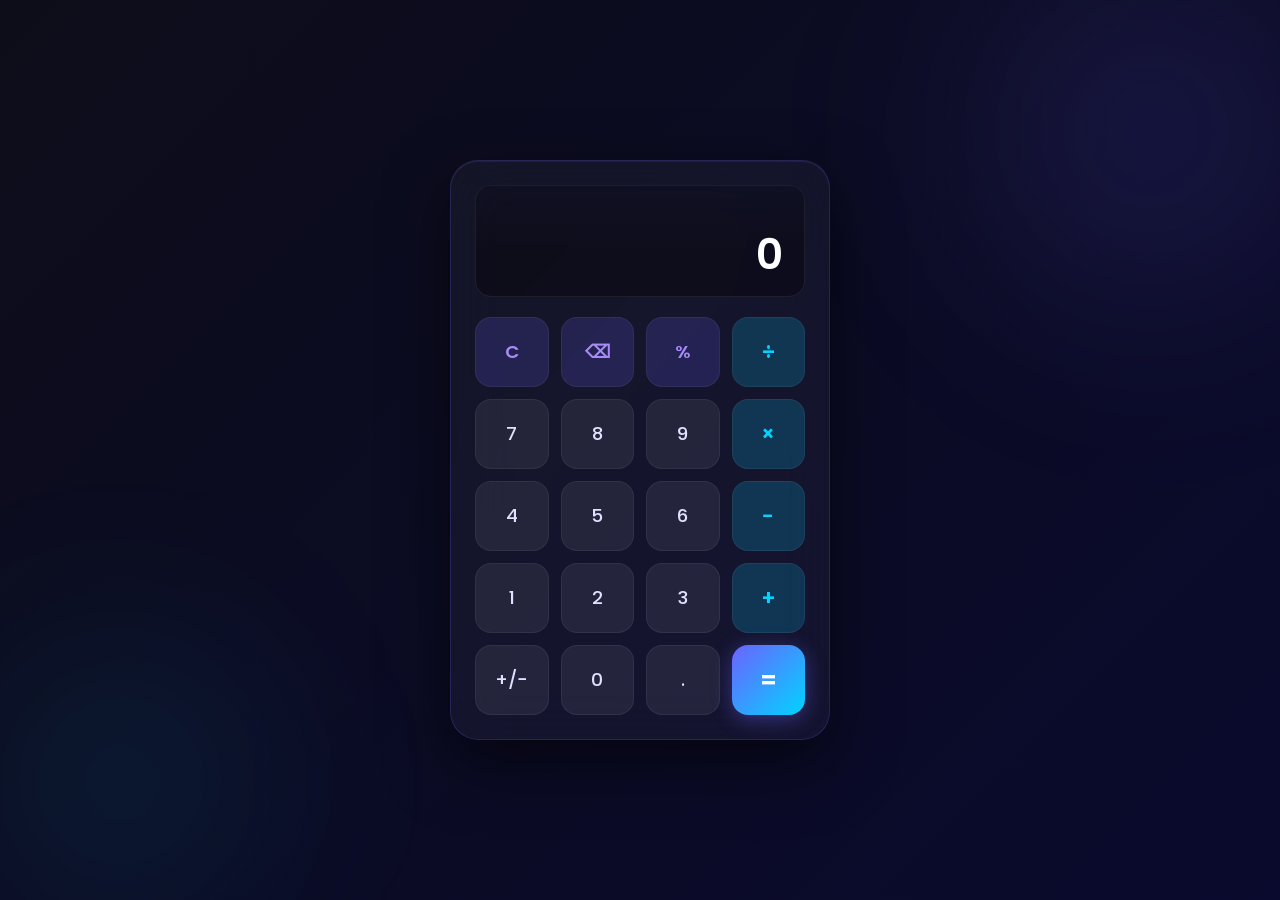
<file: calculator/index.html>
<!DOCTYPE html>
<html lang="en">
<head>
  <meta charset="UTF-8" />
  <meta name="viewport" content="width=device-width, initial-scale=1.0" />
  <meta name="description" content="Modern interactive calculator with dark theme and smooth animations." />
  <title>Calculator | TechCalc</title>

  <!-- Google Fonts: Poppins -->
  <link href="https://fonts.googleapis.com/css2?family=Poppins:wght@300;400;500;600;700&display=swap" rel="stylesheet" />

  <!-- Stylesheet -->
  <link rel="stylesheet" href="style.css" />
</head>
<body>

  <!-- ===========================
       BACKGROUND DECORATIONS
  =========================== -->
  <div class="bg-glow bg-glow-1" aria-hidden="true"></div>
  <div class="bg-glow bg-glow-2" aria-hidden="true"></div>

  <!-- ===========================
       CALCULATOR WRAPPER
  =========================== -->
  <main class="calc-wrapper" role="main">
    <div class="calculator" id="calculator" aria-label="Calculator">

      <!-- ── DISPLAY AREA ── -->
      <div class="display" id="display" aria-live="polite" aria-label="Calculator display">
        <!-- Expression / previous input line -->
        <div class="display-expression" id="expression" aria-label="Previous expression"></div>
        <!-- Main current value -->
        <div class="display-current" id="current" aria-label="Current value">0</div>
      </div>

      <!-- ── BUTTON GRID ── -->
      <div class="btn-grid" role="group" aria-label="Calculator buttons">

        <!-- Row 1: Clear, Delete, Percent, Divide -->
        <button class="btn btn-fn"   id="btn-clear"   data-action="clear"   aria-label="Clear">C</button>
        <button class="btn btn-fn"   id="btn-delete"  data-action="delete"  aria-label="Delete">⌫</button>
        <button class="btn btn-fn"   id="btn-percent" data-action="percent" aria-label="Percent">%</button>
        <button class="btn btn-op"   id="btn-div"     data-action="operator" data-value="÷" aria-label="Divide">÷</button>

        <!-- Row 2: 7 8 9 Multiply -->
        <button class="btn btn-num"  id="btn-7"       data-action="number"  data-value="7"  aria-label="7">7</button>
        <button class="btn btn-num"  id="btn-8"       data-action="number"  data-value="8"  aria-label="8">8</button>
        <button class="btn btn-num"  id="btn-9"       data-action="number"  data-value="9"  aria-label="9">9</button>
        <button class="btn btn-op"   id="btn-mul"     data-action="operator" data-value="×" aria-label="Multiply">×</button>

        <!-- Row 3: 4 5 6 Subtract -->
        <button class="btn btn-num"  id="btn-4"       data-action="number"  data-value="4"  aria-label="4">4</button>
        <button class="btn btn-num"  id="btn-5"       data-action="number"  data-value="5"  aria-label="5">5</button>
        <button class="btn btn-num"  id="btn-6"       data-action="number"  data-value="6"  aria-label="6">6</button>
        <button class="btn btn-op"   id="btn-sub"     data-action="operator" data-value="−" aria-label="Subtract">−</button>

        <!-- Row 4: 1 2 3 Add -->
        <button class="btn btn-num"  id="btn-1"       data-action="number"  data-value="1"  aria-label="1">1</button>
        <button class="btn btn-num"  id="btn-2"       data-action="number"  data-value="2"  aria-label="2">2</button>
        <button class="btn btn-num"  id="btn-3"       data-action="number"  data-value="3"  aria-label="3">3</button>
        <button class="btn btn-op"   id="btn-add"     data-action="operator" data-value="+" aria-label="Add">+</button>

        <!-- Row 5: +/- 0 Decimal Equals -->
        <button class="btn btn-num"  id="btn-sign"    data-action="sign"    aria-label="Toggle sign">+/−</button>
        <button class="btn btn-num"  id="btn-0"       data-action="number"  data-value="0"  aria-label="0">0</button>
        <button class="btn btn-num"  id="btn-dot"     data-action="decimal" aria-label="Decimal">.</button>
        <button class="btn btn-eq"   id="btn-eq"      data-action="equals"  aria-label="Equals">=</button>

      </div>
      <!-- end .btn-grid -->

    </div>
    <!-- end .calculator -->
  </main>

  <!-- JavaScript -->
  <script src="script.js"></script>
</body>
</html>
</file>
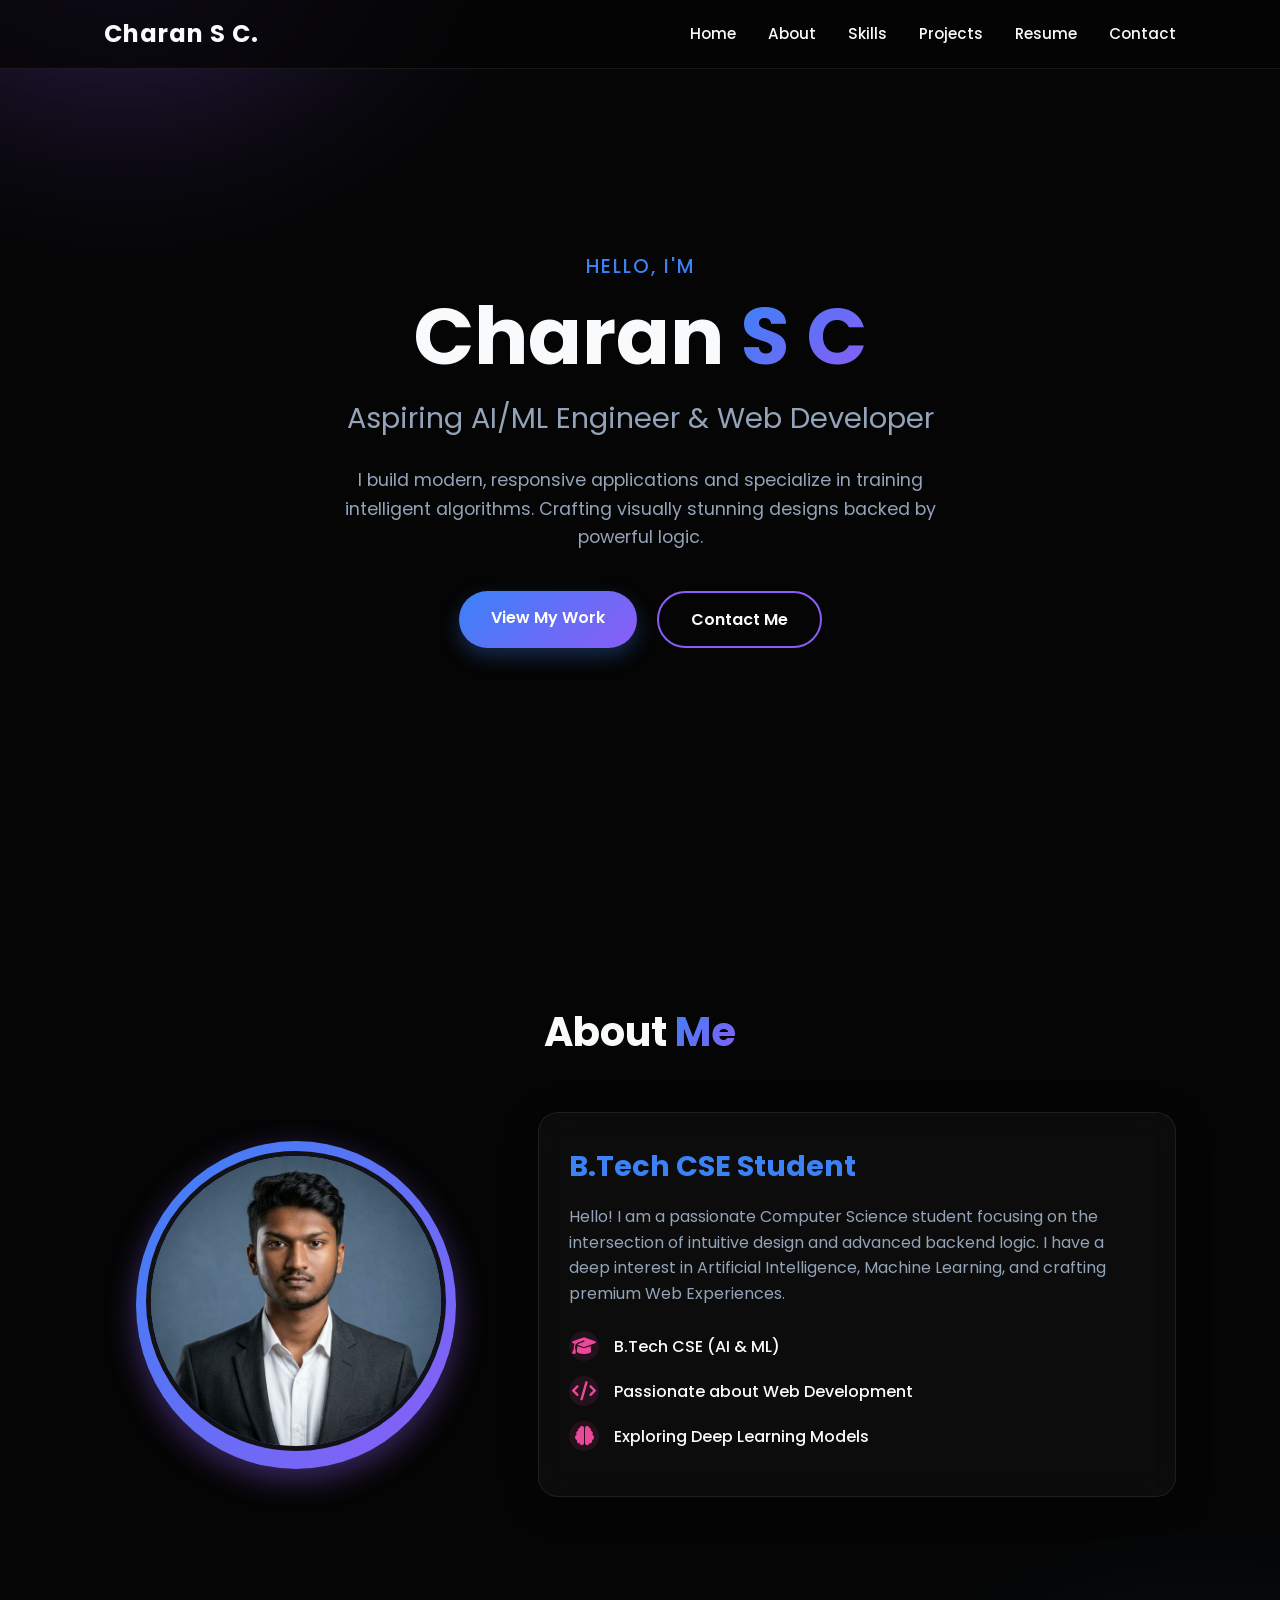
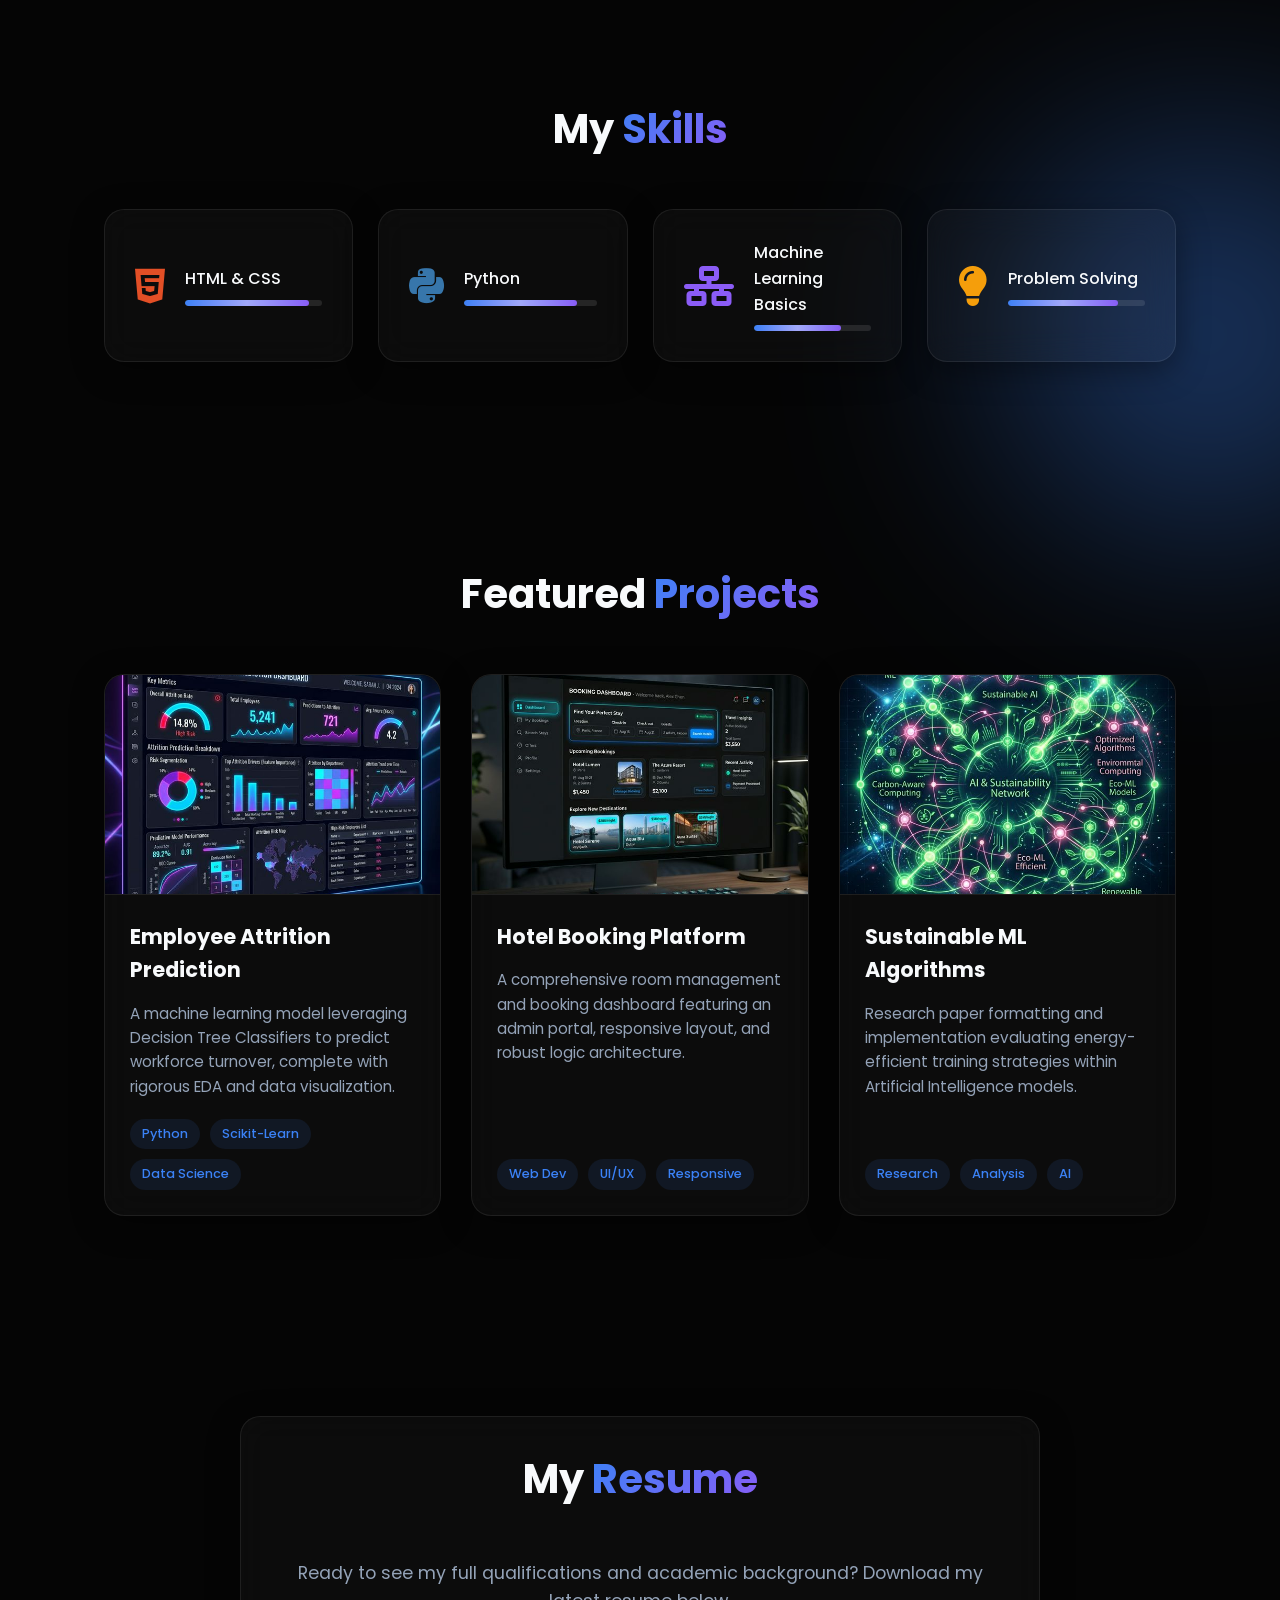
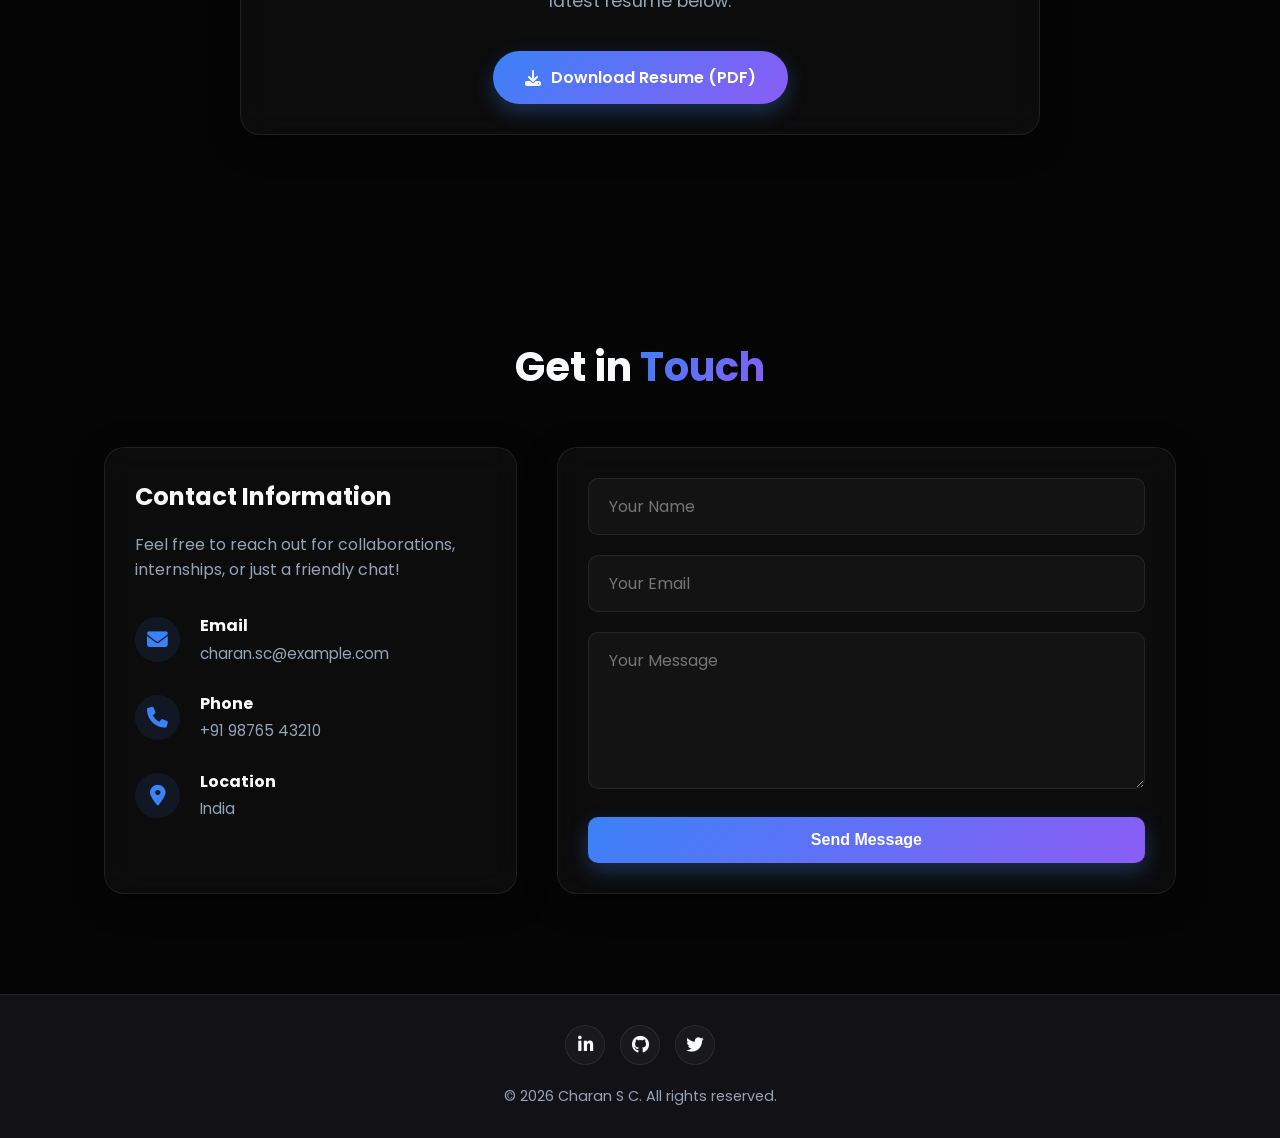
<file: portfolio/index.html>
<!DOCTYPE html>
<html lang="en">
<head>
    <meta charset="UTF-8">
    <meta name="viewport" content="width=device-width, initial-scale=1.0">
    <title>Charan S C | Portfolio</title>
    <!-- Google Fonts: Poppins -->
    <link href="https://fonts.googleapis.com/css2?family=Poppins:wght@300;400;500;600;700&display=swap" rel="stylesheet">
    <!-- FontAwesome for Icons -->
    <link rel="stylesheet" href="https://cdnjs.cloudflare.com/ajax/libs/font-awesome/6.4.0/css/all.min.css">
    <!-- External CSS -->
    <link rel="stylesheet" href="style.css">
</head>
<body>

    <!-- Background Neon Blobs -->
    <div class="glow-blob blob-1"></div>
    <div class="glow-blob blob-2"></div>

    <!-- Header & Navigation -->
    <header>
        <div class="header-content">
            <a href="#hero" class="logo">Charan S C.</a>
            
            <!-- CSS-only Mobile Navigation Hack -->
            <input type="checkbox" id="nav-toggle" class="nav-toggle">
            <label for="nav-toggle" class="nav-toggle-label">
                <span></span>
                <span></span>
                <span></span>
            </label>

            <nav>
                <ul>
                    <li><a href="#hero">Home</a></li>
                    <li><a href="#about">About</a></li>
                    <li><a href="#skills">Skills</a></li>
                    <li><a href="#projects">Projects</a></li>
                    <li><a href="#resume">Resume</a></li>
                    <li><a href="#contact">Contact</a></li>
                </ul>
            </nav>
        </div>
    </header>

    <!-- Hero Section -->
    <section id="hero" class="hero">
        <div class="hero-text">
            <h4>Hello, I'm</h4>
            <h1>Charan <span class="text-gradient">S C</span></h1>
            <h3 class="tagline">Aspiring AI/ML Engineer & Web Developer</h3>
            <p>I build modern, responsive applications and specialize in training intelligent algorithms. Crafting visually stunning designs backed by powerful logic.</p>
            <div class="btn-group">
                <a href="#projects" class="btn btn-primary">View My Work</a>
                <a href="#contact" class="btn btn-secondary">Contact Me</a>
            </div>
        </div>
    </section>

    <!-- About Section -->
    <section id="about" class="about">
        <h2 class="section-title">About <span class="text-gradient">Me</span></h2>
        <div class="about-container">
            <div class="about-image-wrapper">
                <div class="image-border">
                    <img src="images/resume_photo.png" alt="Charan S C Profile" class="profile-img">
                </div>
            </div>
            <div class="about-content glass-card">
                <h3>B.Tech CSE Student</h3>
                <p>Hello! I am a passionate Computer Science student focusing on the intersection of intuitive design and advanced backend logic. I have a deep interest in Artificial Intelligence, Machine Learning, and crafting premium Web Experiences.</p>
                <ul class="about-highlights">
                    <li><i class="fa-solid fa-graduation-cap"></i> B.Tech CSE (AI & ML)</li>
                    <li><i class="fa-solid fa-code"></i> Passionate about Web Development</li>
                    <li><i class="fa-solid fa-brain"></i> Exploring Deep Learning Models</li>
                </ul>
            </div>
        </div>
    </section>

    <!-- Skills Section -->
    <section id="skills" class="skills">
        <h2 class="section-title">My <span class="text-gradient">Skills</span></h2>
        <div class="skills-grid">
            
            <!-- Skill 1 -->
            <div class="skill-card glass-card">
                <i class="fa-brands fa-html5 skill-icon" style="color: #e34f26;"></i>
                <div class="skill-info">
                    <h4>HTML & CSS</h4>
                    <div class="progress-bar">
                        <div class="progress" style="width: 90%;"></div>
                    </div>
                </div>
            </div>

            <!-- Skill 2 -->
            <div class="skill-card glass-card">
                <i class="fa-brands fa-python skill-icon" style="color: #3776ab;"></i>
                <div class="skill-info">
                    <h4>Python</h4>
                    <div class="progress-bar">
                        <div class="progress" style="width: 85%;"></div>
                    </div>
                </div>
            </div>

            <!-- Skill 3 -->
            <div class="skill-card glass-card">
                <i class="fa-solid fa-network-wired skill-icon" style="color: #8b5cf6;"></i>
                <div class="skill-info">
                    <h4>Machine Learning Basics</h4>
                    <div class="progress-bar">
                        <div class="progress" style="width: 75%;"></div>
                    </div>
                </div>
            </div>

            <!-- Skill 4 -->
            <div class="skill-card glass-card">
                <i class="fa-solid fa-lightbulb skill-icon" style="color: #f59e0b;"></i>
                <div class="skill-info">
                    <h4>Problem Solving</h4>
                    <div class="progress-bar">
                        <div class="progress" style="width: 80%;"></div>
                    </div>
                </div>
            </div>

        </div>
    </section>

    <!-- Projects Section -->
    <section id="projects" class="projects">
        <h2 class="section-title">Featured <span class="text-gradient">Projects</span></h2>
        <div class="projects-grid">
            
            <!-- Project 1 -->
            <div class="project-card glass-card">
                <div class="project-img-wrapper">
                    <img src="images/employee_attrition.png" alt="Project 1">
                </div>
                <div class="project-content">
                    <h3>Employee Attrition Prediction</h3>
                    <p>A machine learning model leveraging Decision Tree Classifiers to predict workforce turnover, complete with rigorous EDA and data visualization.</p>
                    <div class="project-tags">
                        <span>Python</span>
                        <span>Scikit-Learn</span>
                        <span>Data Science</span>
                    </div>
                </div>
            </div>

            <!-- Project 2 -->
            <div class="project-card glass-card">
                <div class="project-img-wrapper">
                    <img src="images/hotel_booking.png" alt="Project 2">
                </div>
                <div class="project-content">
                    <h3>Hotel Booking Platform</h3>
                    <p>A comprehensive room management and booking dashboard featuring an admin portal, responsive layout, and robust logic architecture.</p>
                    <div class="project-tags">
                        <span>Web Dev</span>
                        <span>UI/UX</span>
                        <span>Responsive</span>
                    </div>
                </div>
            </div>

            <!-- Project 3 -->
            <div class="project-card glass-card">
                <div class="project-img-wrapper">
                    <img src="images/sustainable_ml.png" alt="Project 3">
                </div>
                <div class="project-content">
                    <h3>Sustainable ML Algorithms</h3>
                    <p>Research paper formatting and implementation evaluating energy-efficient training strategies within Artificial Intelligence models.</p>
                    <div class="project-tags">
                        <span>Research</span>
                        <span>Analysis</span>
                        <span>AI</span>
                    </div>
                </div>
            </div>

        </div>
    </section>

    <!-- Resume Section -->
    <section id="resume" class="resume">
        <div class="resume-card glass-card text-center">
            <h2 class="section-title">My <span class="text-gradient">Resume</span></h2>
            <p>Ready to see my full qualifications and academic background? Download my latest resume below.</p>
            <br>
            <a href="#" class="btn btn-primary resume-btn">
                <i class="fa-solid fa-download"></i> Download Resume (PDF)
            </a>
        </div>
    </section>

    <!-- Contact Section -->
    <section id="contact" class="contact">
        <h2 class="section-title">Get in <span class="text-gradient">Touch</span></h2>
        <div class="contact-container">
            
            <!-- Contact Info -->
            <div class="contact-info glass-card">
                <h3>Contact Information</h3>
                <p>Feel free to reach out for collaborations, internships, or just a friendly chat!</p>
                
                <div class="info-item">
                    <i class="fa-solid fa-envelope"></i>
                    <div>
                        <h4>Email</h4>
                        <p>charan.sc@example.com</p>
                    </div>
                </div>
                
                <div class="info-item">
                    <i class="fa-solid fa-phone"></i>
                    <div>
                        <h4>Phone</h4>
                        <p>+91 98765 43210</p>
                    </div>
                </div>
                
                <div class="info-item">
                    <i class="fa-solid fa-location-dot"></i>
                    <div>
                        <h4>Location</h4>
                        <p>India</p>
                    </div>
                </div>
            </div>

            <!-- Contact Form -->
            <div class="contact-form glass-card">
                <form action="#" method="POST" class="form-layout">
                    <div class="input-group">
                        <input type="text" id="name" placeholder="Your Name" required>
                    </div>
                    <div class="input-group">
                        <input type="email" id="email" placeholder="Your Email" required>
                    </div>
                    <div class="input-group">
                        <textarea id="message" rows="5" placeholder="Your Message" required></textarea>
                    </div>
                    <button type="submit" class="btn btn-primary submit-btn">Send Message</button>
                </form>
            </div>

        </div>
    </section>

    <!-- Footer -->
    <footer>
        <div class="footer-content">
            <div class="social-links">
                <a href="#" aria-label="LinkedIn" class="social-icon"><i class="fa-brands fa-linkedin-in"></i></a>
                <a href="#" aria-label="GitHub" class="social-icon"><i class="fa-brands fa-github"></i></a>
                <a href="#" aria-label="Twitter" class="social-icon"><i class="fa-brands fa-twitter"></i></a>
            </div>
            <p>&copy; 2026 Charan S C. All rights reserved.</p>
        </div>
    </footer>

</body>
</html>
</file>
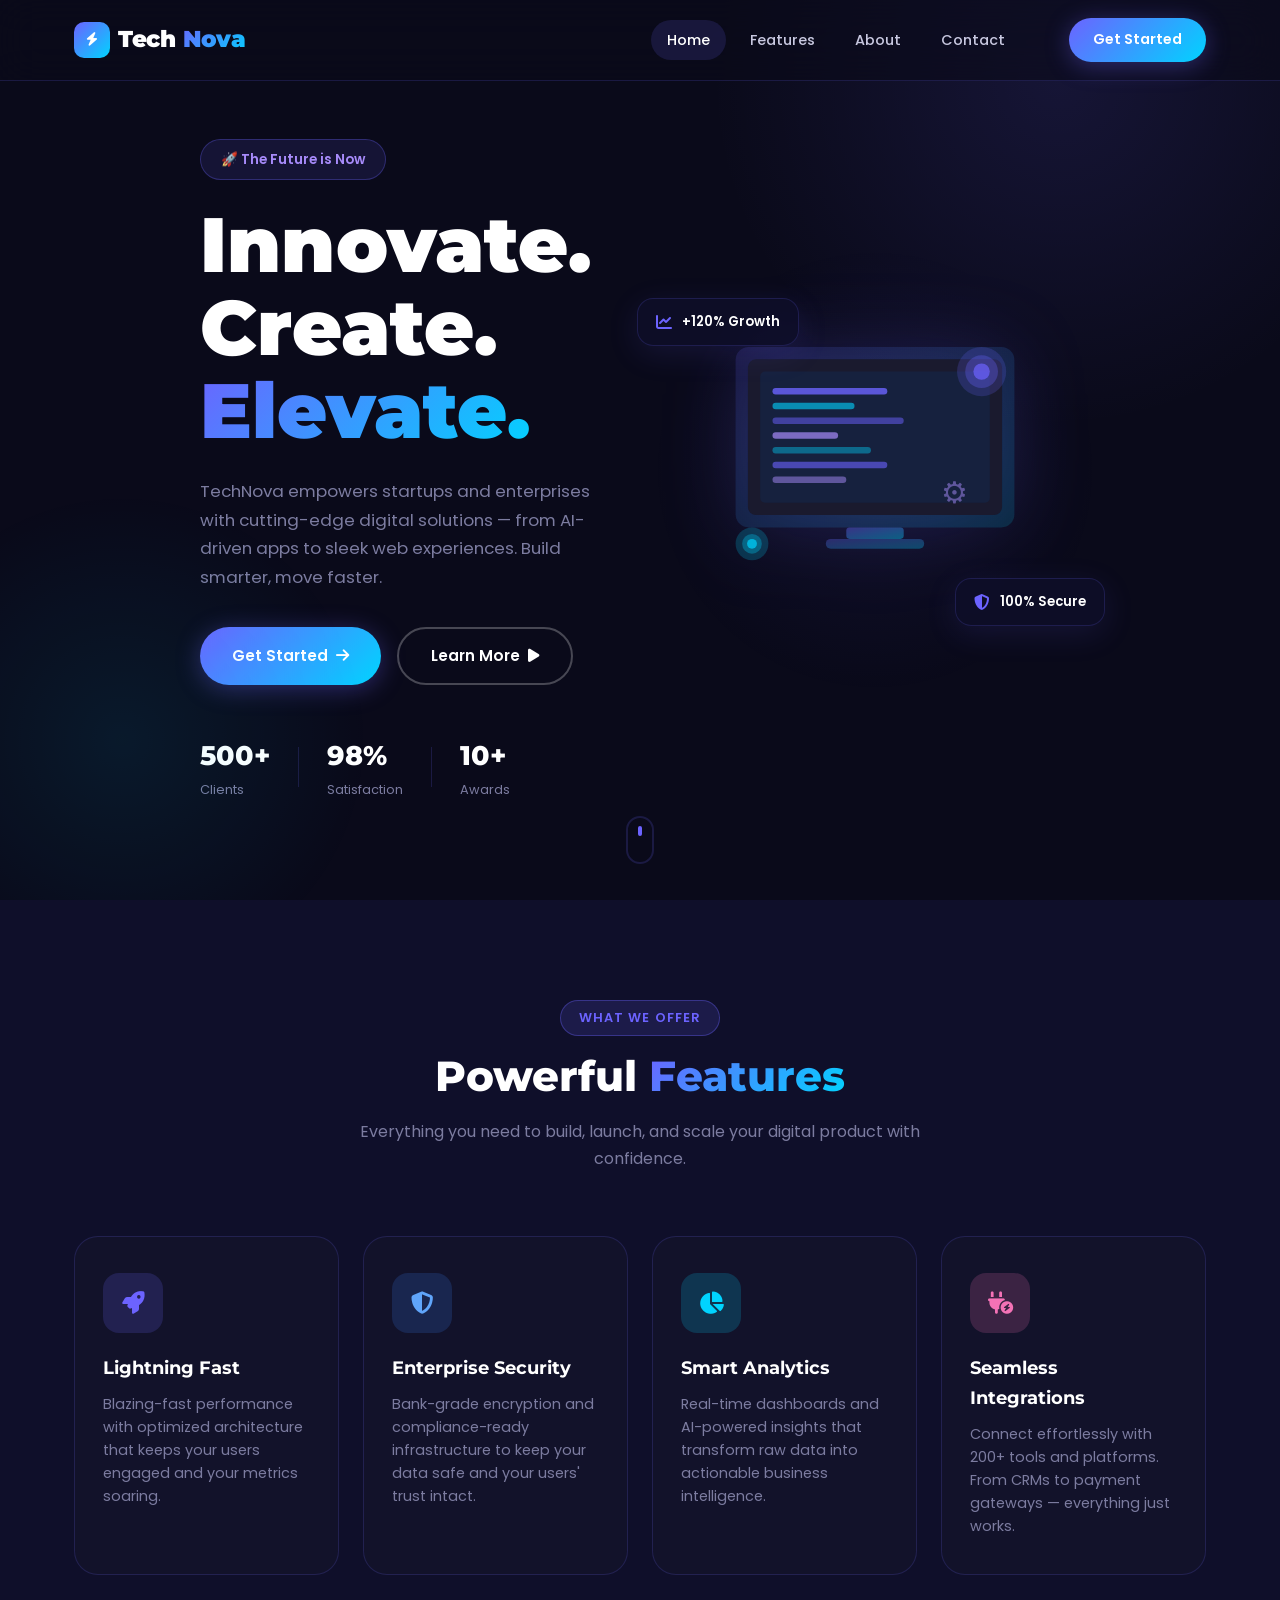
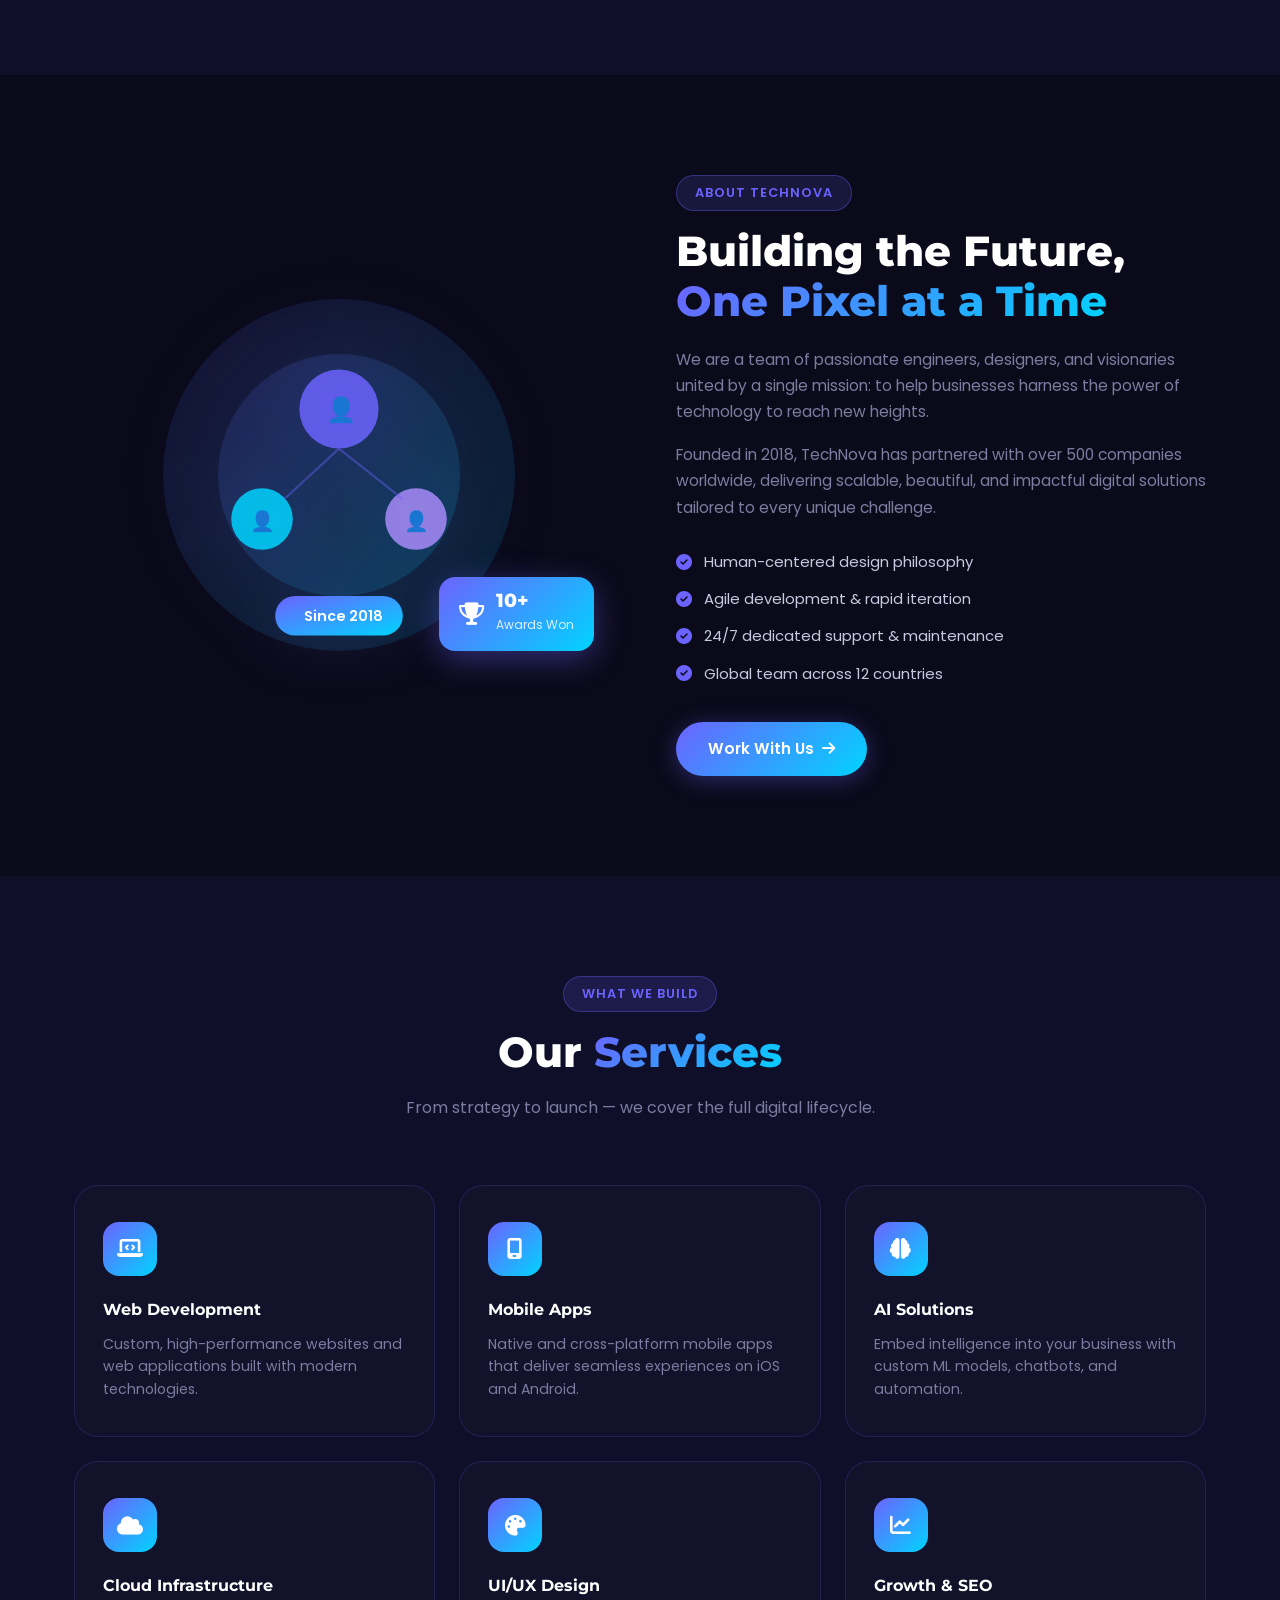
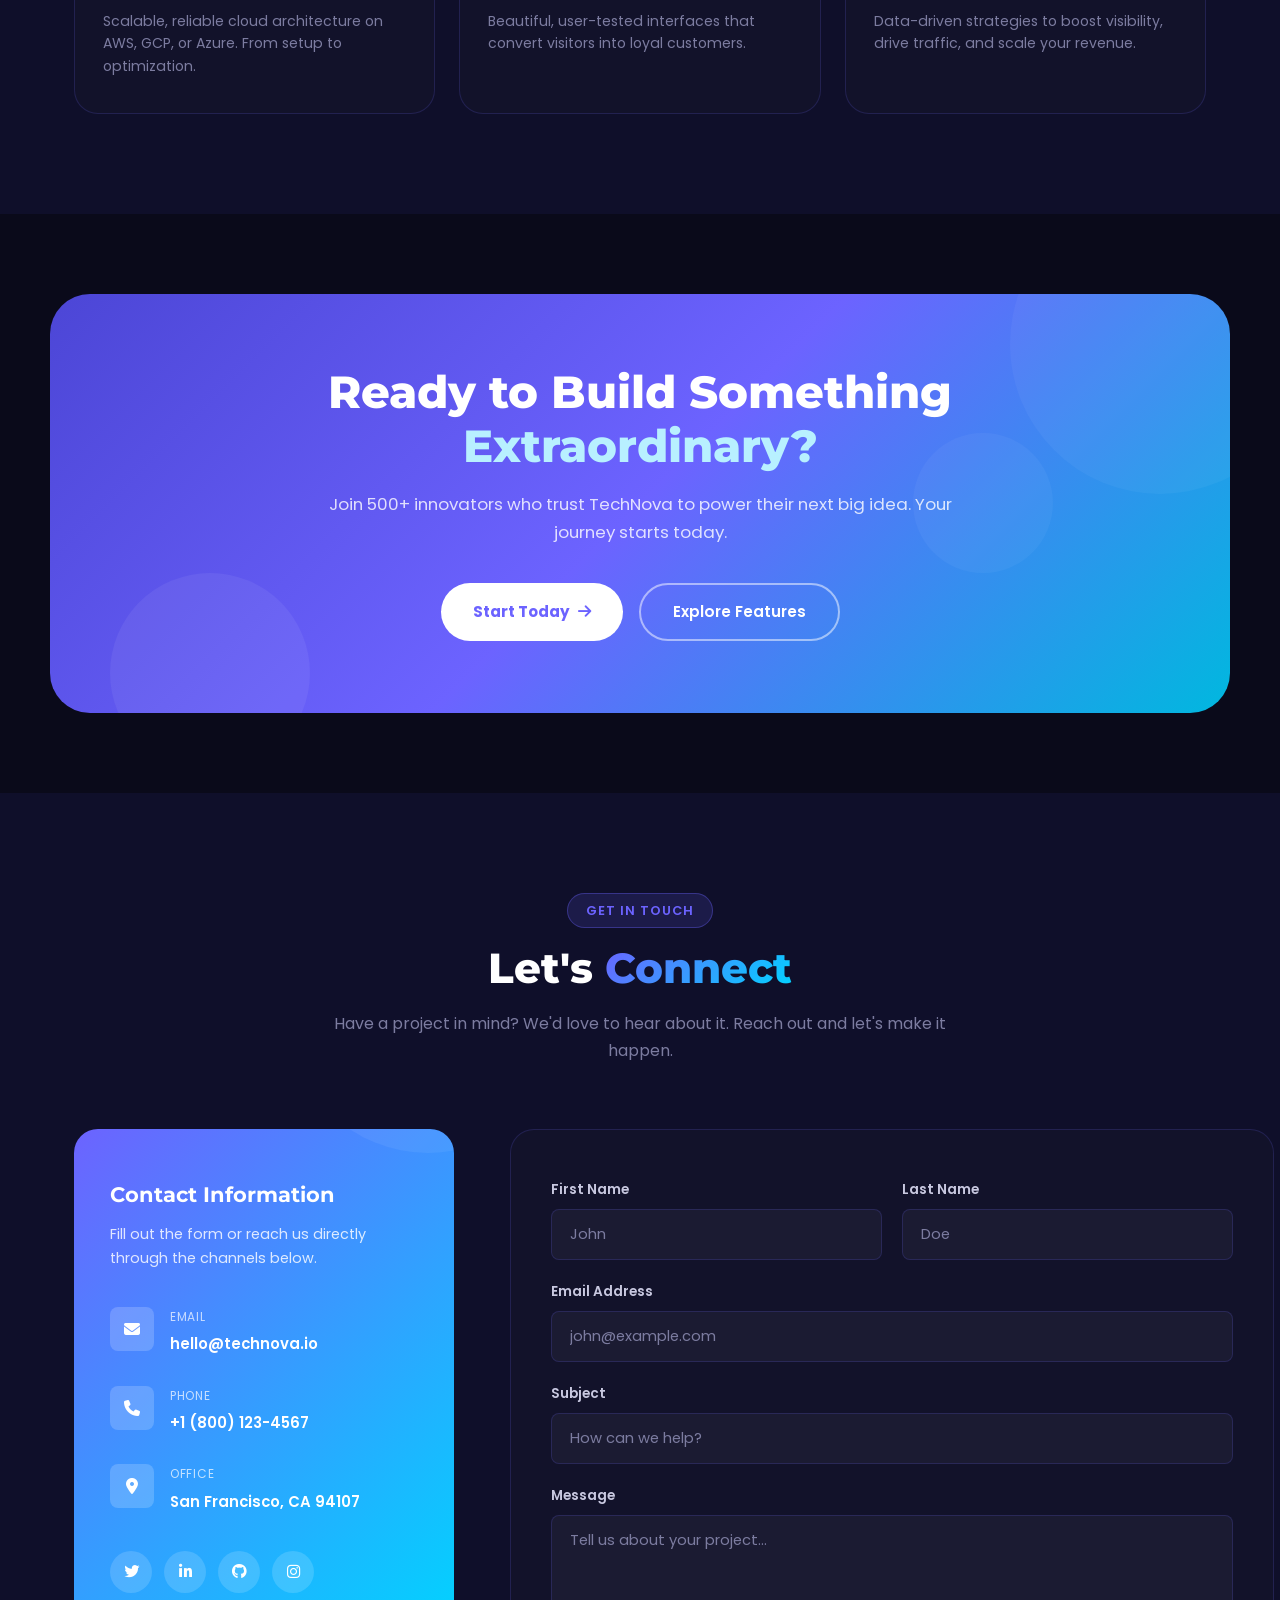
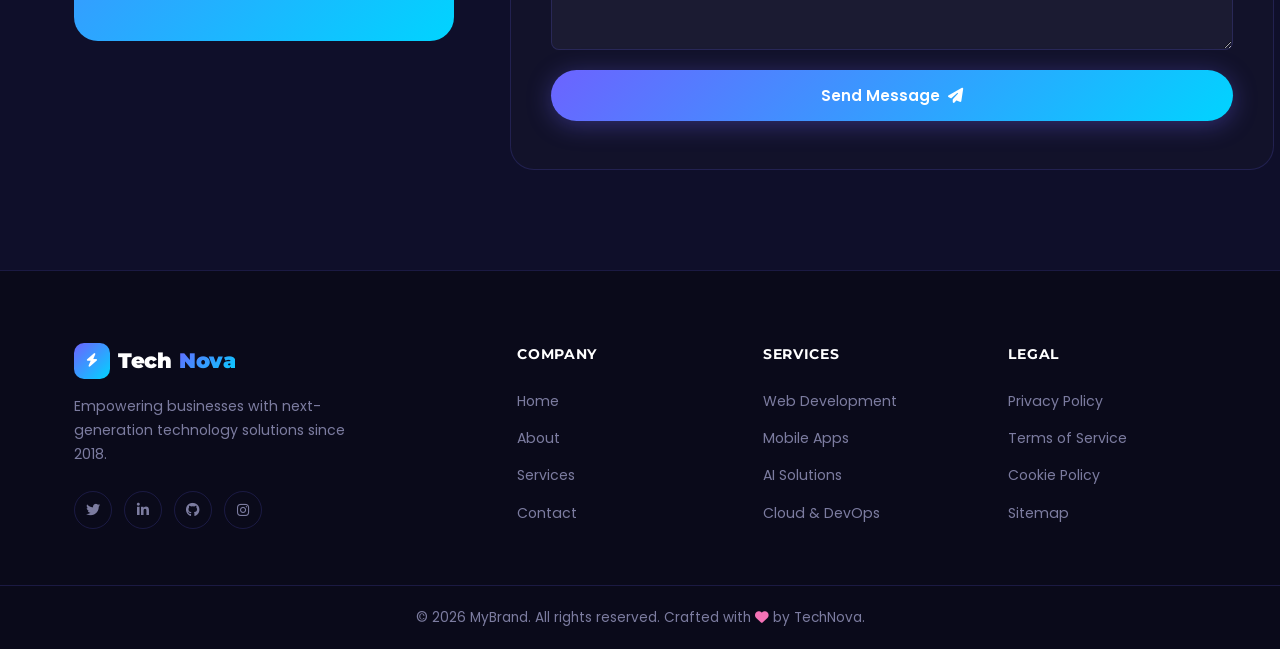
<file: Landing/landing.html>
<!DOCTYPE html>
<html lang="en">
<head>
  <meta charset="UTF-8" />
  <meta name="viewport" content="width=device-width, initial-scale=1.0" />
  <meta name="description" content="TechNova - Innovate. Create. Elevate. A modern tech startup landing page." />
  <title>TechNova | Next-Gen Technology Solutions</title>

  <!-- Google Fonts -->
  <link href="https://fonts.googleapis.com/css2?family=Poppins:wght@300;400;500;600;700;800&family=Montserrat:wght@400;600;700;900&display=swap" rel="stylesheet" />

  <!-- Font Awesome for icons -->
  <link rel="stylesheet" href="https://cdnjs.cloudflare.com/ajax/libs/font-awesome/6.5.0/css/all.min.css" />

  <!-- External CSS -->
  <link rel="stylesheet" href="landing.css" />
</head>
<body>

  <!-- ===========================
       HEADER / NAVBAR
  =========================== -->
  <header class="navbar" id="navbar">
    <div class="container nav-container">
      <!-- Brand Logo -->
      <a href="#home" class="brand">
        <span class="brand-icon"><i class="fa-solid fa-bolt"></i></span>
        Tech<span class="brand-accent">Nova</span>
      </a>

      <!-- Navigation Links -->
      <nav class="nav-links">
        <a href="#home" class="nav-link active">Home</a>
        <a href="#features" class="nav-link">Features</a>
        <a href="#about" class="nav-link">About</a>
        <a href="#contact" class="nav-link">Contact</a>
      </nav>

      <!-- CTA Button -->
      <a href="#contact" class="btn btn-primary btn-nav">Get Started</a>

      <!-- Hamburger (mobile) -->
      <div class="hamburger" id="hamburger">
        <span></span><span></span><span></span>
      </div>
    </div>
  </header>

  <!-- ===========================
       HERO SECTION
  =========================== -->
  <section class="hero" id="home">
    <div class="container hero-container">
      <!-- Left: Text Content -->
      <div class="hero-text">
        <span class="hero-badge">🚀 The Future is Now</span>
        <h1 class="hero-title">
          Innovate.<br />
          Create.<br />
          <span class="gradient-text">Elevate.</span>
        </h1>
        <p class="hero-desc">
          TechNova empowers startups and enterprises with cutting-edge digital solutions — from AI-driven apps to sleek web experiences. Build smarter, move faster.
        </p>
        <div class="hero-buttons">
          <a href="#features" class="btn btn-primary">Get Started <i class="fa-solid fa-arrow-right"></i></a>
          <a href="#about" class="btn btn-outline">Learn More <i class="fa-solid fa-play"></i></a>
        </div>
        <!-- Stats Row -->
        <div class="hero-stats">
          <div class="stat">
            <span class="stat-num">500+</span>
            <span class="stat-label">Clients</span>
          </div>
          <div class="stat-divider"></div>
          <div class="stat">
            <span class="stat-num">98%</span>
            <span class="stat-label">Satisfaction</span>
          </div>
          <div class="stat-divider"></div>
          <div class="stat">
            <span class="stat-num">10+</span>
            <span class="stat-label">Awards</span>
          </div>
        </div>
      </div>

      <!-- Right: Illustration -->
      <div class="hero-image">
        <div class="hero-img-wrapper">
          <div class="floating-card card-1">
            <i class="fa-solid fa-chart-line"></i>
            <span>+120% Growth</span>
          </div>
          <div class="floating-card card-2">
            <i class="fa-solid fa-shield-halved"></i>
            <span>100% Secure</span>
          </div>
          <div class="hero-blob"></div>
          <!-- SVG Illustration -->
          <svg class="hero-svg" viewBox="0 0 500 500" xmlns="http://www.w3.org/2000/svg" aria-hidden="true">
            <defs>
              <linearGradient id="grad1" x1="0%" y1="0%" x2="100%" y2="100%">
                <stop offset="0%" style="stop-color:#6c63ff;stop-opacity:1" />
                <stop offset="100%" style="stop-color:#00d4ff;stop-opacity:1" />
              </linearGradient>
            </defs>
            <!-- Monitor -->
            <rect x="80" y="100" width="340" height="220" rx="16" fill="url(#grad1)" opacity="0.15"/>
            <rect x="95" y="115" width="310" height="190" rx="10" fill="#1a1a2e"/>
            <rect x="110" y="130" width="280" height="160" rx="6" fill="#16213e"/>
            <!-- Code lines -->
            <rect x="125" y="150" width="140" height="8" rx="4" fill="#6c63ff" opacity="0.8"/>
            <rect x="125" y="168" width="100" height="8" rx="4" fill="#00d4ff" opacity="0.6"/>
            <rect x="125" y="186" width="160" height="8" rx="4" fill="#6c63ff" opacity="0.5"/>
            <rect x="125" y="204" width="80" height="8" rx="4" fill="#a78bfa" opacity="0.7"/>
            <rect x="125" y="222" width="120" height="8" rx="4" fill="#00d4ff" opacity="0.4"/>
            <rect x="125" y="240" width="140" height="8" rx="4" fill="#6c63ff" opacity="0.6"/>
            <rect x="125" y="258" width="90" height="8" rx="4" fill="#a78bfa" opacity="0.5"/>
            <!-- Stand -->
            <rect x="215" y="320" width="70" height="14" rx="4" fill="url(#grad1)" opacity="0.4"/>
            <rect x="190" y="334" width="120" height="12" rx="6" fill="url(#grad1)" opacity="0.3"/>
            <!-- Floating elements -->
            <circle cx="380" cy="130" r="30" fill="#6c63ff" opacity="0.2"/>
            <circle cx="380" cy="130" r="20" fill="#6c63ff" opacity="0.3"/>
            <circle cx="380" cy="130" r="10" fill="#6c63ff" opacity="0.7"/>
            <circle cx="100" cy="340" r="20" fill="#00d4ff" opacity="0.2"/>
            <circle cx="100" cy="340" r="12" fill="#00d4ff" opacity="0.3"/>
            <circle cx="100" cy="340" r="6" fill="#00d4ff" opacity="0.7"/>
            <!-- Gear icon -->
            <text x="330" y="290" font-size="36" fill="#a78bfa" opacity="0.5" font-family="Arial">⚙</text>
          </svg>
        </div>
      </div>
    </div>

    <!-- Scroll Indicator -->
    <div class="scroll-indicator">
      <span></span>
    </div>
  </section>

  <!-- ===========================
       FEATURES SECTION
  =========================== -->
  <section class="features" id="features">
    <div class="container">
      <div class="section-header">
        <span class="section-badge">What We Offer</span>
        <h2 class="section-title">Powerful <span class="gradient-text">Features</span></h2>
        <p class="section-desc">Everything you need to build, launch, and scale your digital product with confidence.</p>
      </div>

      <div class="features-grid">

        <!-- Card 1 -->
        <div class="feature-card">
          <div class="feature-icon icon-purple">
            <i class="fa-solid fa-rocket"></i>
          </div>
          <h3>Lightning Fast</h3>
          <p>Blazing-fast performance with optimized architecture that keeps your users engaged and your metrics soaring.</p>
        </div>

        <!-- Card 2 -->
        <div class="feature-card">
          <div class="feature-icon icon-blue">
            <i class="fa-solid fa-shield-halved"></i>
          </div>
          <h3>Enterprise Security</h3>
          <p>Bank-grade encryption and compliance-ready infrastructure to keep your data safe and your users' trust intact.</p>
        </div>

        <!-- Card 3 -->
        <div class="feature-card">
          <div class="feature-icon icon-cyan">
            <i class="fa-solid fa-chart-pie"></i>
          </div>
          <h3>Smart Analytics</h3>
          <p>Real-time dashboards and AI-powered insights that transform raw data into actionable business intelligence.</p>
        </div>

        <!-- Card 4 -->
        <div class="feature-card">
          <div class="feature-icon icon-pink">
            <i class="fa-solid fa-plug-circle-bolt"></i>
          </div>
          <h3>Seamless Integrations</h3>
          <p>Connect effortlessly with 200+ tools and platforms. From CRMs to payment gateways — everything just works.</p>
        </div>

      </div>
    </div>
  </section>

  <!-- ===========================
       ABOUT SECTION
  =========================== -->
  <section class="about" id="about">
    <div class="container about-container">
      <!-- Left: Image -->
      <div class="about-image">
        <div class="about-img-wrapper">
          <div class="about-blob"></div>
          <svg viewBox="0 0 400 400" xmlns="http://www.w3.org/2000/svg" class="about-svg" aria-hidden="true">
            <defs>
              <linearGradient id="agrad" x1="0%" y1="0%" x2="100%" y2="100%">
                <stop offset="0%" style="stop-color:#6c63ff"/>
                <stop offset="100%" style="stop-color:#00d4ff"/>
              </linearGradient>
            </defs>
            <circle cx="200" cy="200" r="160" fill="url(#agrad)" opacity="0.12"/>
            <circle cx="200" cy="200" r="110" fill="url(#agrad)" opacity="0.15"/>
            <!-- Team icons -->
            <circle cx="200" cy="140" r="36" fill="#6c63ff" opacity="0.85"/>
            <text x="188" y="148" font-size="22" fill="white">👤</text>
            <circle cx="130" cy="240" r="28" fill="#00d4ff" opacity="0.85"/>
            <text x="119" y="248" font-size="18" fill="white">👤</text>
            <circle cx="270" cy="240" r="28" fill="#a78bfa" opacity="0.85"/>
            <text x="259" y="248" font-size="18" fill="white">👤</text>
            <!-- Connection lines -->
            <line x1="200" y1="176" x2="150" y2="222" stroke="#6c63ff" stroke-width="2" opacity="0.4"/>
            <line x1="200" y1="176" x2="258" y2="222" stroke="#6c63ff" stroke-width="2" opacity="0.4"/>
            <!-- Badge -->
            <rect x="142" y="310" width="116" height="36" rx="18" fill="url(#agrad)"/>
            <text x="168" y="333" font-size="13" fill="white" font-family="Poppins, sans-serif" font-weight="600">Since 2018</text>
          </svg>

          <!-- Award badge -->
          <div class="about-badge">
            <i class="fa-solid fa-trophy"></i>
            <div>
              <span class="badge-num">10+</span>
              <span class="badge-label">Awards Won</span>
            </div>
          </div>
        </div>
      </div>

      <!-- Right: Text -->
      <div class="about-text">
        <span class="section-badge">About TechNova</span>
        <h2 class="section-title">Building the Future, <span class="gradient-text">One Pixel at a Time</span></h2>
        <p>We are a team of passionate engineers, designers, and visionaries united by a single mission: to help businesses harness the power of technology to reach new heights.</p>
        <p>Founded in 2018, TechNova has partnered with over 500 companies worldwide, delivering scalable, beautiful, and impactful digital solutions tailored to every unique challenge.</p>

        <ul class="about-list">
          <li><i class="fa-solid fa-circle-check"></i> Human-centered design philosophy</li>
          <li><i class="fa-solid fa-circle-check"></i> Agile development & rapid iteration</li>
          <li><i class="fa-solid fa-circle-check"></i> 24/7 dedicated support & maintenance</li>
          <li><i class="fa-solid fa-circle-check"></i> Global team across 12 countries</li>
        </ul>

        <a href="#contact" class="btn btn-primary">Work With Us <i class="fa-solid fa-arrow-right"></i></a>
      </div>
    </div>
  </section>

  <!-- ===========================
       SERVICES / HIGHLIGHTS SECTION
  =========================== -->
  <section class="services" id="services">
    <div class="container">
      <div class="section-header">
        <span class="section-badge">What We Build</span>
        <h2 class="section-title">Our <span class="gradient-text">Services</span></h2>
        <p class="section-desc">From strategy to launch — we cover the full digital lifecycle.</p>
      </div>

      <div class="services-grid">

        <div class="service-card">
          <div class="service-icon"><i class="fa-solid fa-laptop-code"></i></div>
          <h4>Web Development</h4>
          <p>Custom, high-performance websites and web applications built with modern technologies.</p>
        </div>

        <div class="service-card">
          <div class="service-icon"><i class="fa-solid fa-mobile-screen"></i></div>
          <h4>Mobile Apps</h4>
          <p>Native and cross-platform mobile apps that deliver seamless experiences on iOS and Android.</p>
        </div>

        <div class="service-card">
          <div class="service-icon"><i class="fa-solid fa-brain"></i></div>
          <h4>AI Solutions</h4>
          <p>Embed intelligence into your business with custom ML models, chatbots, and automation.</p>
        </div>

        <div class="service-card">
          <div class="service-icon"><i class="fa-solid fa-cloud"></i></div>
          <h4>Cloud Infrastructure</h4>
          <p>Scalable, reliable cloud architecture on AWS, GCP, or Azure. From setup to optimization.</p>
        </div>

        <div class="service-card">
          <div class="service-icon"><i class="fa-solid fa-palette"></i></div>
          <h4>UI/UX Design</h4>
          <p>Beautiful, user-tested interfaces that convert visitors into loyal customers.</p>
        </div>

        <div class="service-card">
          <div class="service-icon"><i class="fa-solid fa-chart-line"></i></div>
          <h4>Growth & SEO</h4>
          <p>Data-driven strategies to boost visibility, drive traffic, and scale your revenue.</p>
        </div>

      </div>
    </div>
  </section>

  <!-- ===========================
       CALL-TO-ACTION SECTION
  =========================== -->
  <section class="cta-section">
    <div class="container cta-container">
      <div class="cta-content">
        <h2>Ready to Build Something <span class="cta-highlight">Extraordinary?</span></h2>
        <p>Join 500+ innovators who trust TechNova to power their next big idea. Your journey starts today.</p>
        <div class="cta-buttons">
          <a href="#contact" class="btn btn-white">Start Today <i class="fa-solid fa-arrow-right"></i></a>
          <a href="#features" class="btn btn-outline-white">Explore Features</a>
        </div>
      </div>
      <!-- Decorative circles -->
      <div class="cta-circle cta-circle-1"></div>
      <div class="cta-circle cta-circle-2"></div>
      <div class="cta-circle cta-circle-3"></div>
    </div>
  </section>

  <!-- ===========================
       CONTACT SECTION
  =========================== -->
  <section class="contact" id="contact">
    <div class="container">
      <div class="section-header">
        <span class="section-badge">Get In Touch</span>
        <h2 class="section-title">Let's <span class="gradient-text">Connect</span></h2>
        <p class="section-desc">Have a project in mind? We'd love to hear about it. Reach out and let's make it happen.</p>
      </div>

      <div class="contact-wrapper">
        <!-- Contact Info -->
        <div class="contact-info">
          <h3>Contact Information</h3>
          <p>Fill out the form or reach us directly through the channels below.</p>

          <div class="contact-item">
            <div class="contact-icon"><i class="fa-solid fa-envelope"></i></div>
            <div>
              <span class="ci-label">Email</span>
              <span class="ci-value">hello@technova.io</span>
            </div>
          </div>

          <div class="contact-item">
            <div class="contact-icon"><i class="fa-solid fa-phone"></i></div>
            <div>
              <span class="ci-label">Phone</span>
              <span class="ci-value">+1 (800) 123-4567</span>
            </div>
          </div>

          <div class="contact-item">
            <div class="contact-icon"><i class="fa-solid fa-location-dot"></i></div>
            <div>
              <span class="ci-label">Office</span>
              <span class="ci-value">San Francisco, CA 94107</span>
            </div>
          </div>

          <!-- Social Links -->
          <div class="contact-socials">
            <a href="#" class="social-btn" aria-label="Twitter"><i class="fa-brands fa-twitter"></i></a>
            <a href="#" class="social-btn" aria-label="LinkedIn"><i class="fa-brands fa-linkedin-in"></i></a>
            <a href="#" class="social-btn" aria-label="GitHub"><i class="fa-brands fa-github"></i></a>
            <a href="#" class="social-btn" aria-label="Instagram"><i class="fa-brands fa-instagram"></i></a>
          </div>
        </div>

        <!-- Contact Form -->
        <form class="contact-form" id="contactForm" novalidate>
          <div class="form-row">
            <div class="form-group">
              <label for="firstName">First Name</label>
              <input type="text" id="firstName" name="firstName" placeholder="John" required />
            </div>
            <div class="form-group">
              <label for="lastName">Last Name</label>
              <input type="text" id="lastName" name="lastName" placeholder="Doe" required />
            </div>
          </div>

          <div class="form-group">
            <label for="email">Email Address</label>
            <input type="email" id="email" name="email" placeholder="john@example.com" required />
          </div>

          <div class="form-group">
            <label for="subject">Subject</label>
            <input type="text" id="subject" name="subject" placeholder="How can we help?" />
          </div>

          <div class="form-group">
            <label for="message">Message</label>
            <textarea id="message" name="message" rows="5" placeholder="Tell us about your project..." required></textarea>
          </div>

          <button type="submit" class="btn btn-primary btn-full">
            Send Message <i class="fa-solid fa-paper-plane"></i>
          </button>
        </form>
      </div>
    </div>
  </section>

  <!-- ===========================
       FOOTER
  =========================== -->
  <footer class="footer">
    <div class="container footer-container">
      <!-- Brand -->
      <div class="footer-brand">
        <a href="#home" class="brand">
          <span class="brand-icon"><i class="fa-solid fa-bolt"></i></span>
          Tech<span class="brand-accent">Nova</span>
        </a>
        <p>Empowering businesses with next-generation technology solutions since 2018.</p>
        <div class="footer-socials">
          <a href="#" aria-label="Twitter"><i class="fa-brands fa-twitter"></i></a>
          <a href="#" aria-label="LinkedIn"><i class="fa-brands fa-linkedin-in"></i></a>
          <a href="#" aria-label="GitHub"><i class="fa-brands fa-github"></i></a>
          <a href="#" aria-label="Instagram"><i class="fa-brands fa-instagram"></i></a>
        </div>
      </div>

      <!-- Quick Links -->
      <div class="footer-col">
        <h4>Company</h4>
        <ul>
          <li><a href="#home">Home</a></li>
          <li><a href="#about">About</a></li>
          <li><a href="#services">Services</a></li>
          <li><a href="#contact">Contact</a></li>
        </ul>
      </div>

      <!-- Services -->
      <div class="footer-col">
        <h4>Services</h4>
        <ul>
          <li><a href="#">Web Development</a></li>
          <li><a href="#">Mobile Apps</a></li>
          <li><a href="#">AI Solutions</a></li>
          <li><a href="#">Cloud & DevOps</a></li>
        </ul>
      </div>

      <!-- Legal -->
      <div class="footer-col">
        <h4>Legal</h4>
        <ul>
          <li><a href="#">Privacy Policy</a></li>
          <li><a href="#">Terms of Service</a></li>
          <li><a href="#">Cookie Policy</a></li>
          <li><a href="#">Sitemap</a></li>
        </ul>
      </div>
    </div>

    <!-- Footer Bottom -->
    <div class="footer-bottom">
      <div class="container">
        <p>© 2026 MyBrand. All rights reserved. Crafted with <i class="fa-solid fa-heart" style="color:#f472b6;"></i> by TechNova.</p>
      </div>
    </div>
  </footer>

</body>
</html>
</file>
<file: calculator/style.css>
/* =============================================================
   style.css — TechCalc Modern Calculator Stylesheet
   Author: TechCalc
   Description: Dark-themed, glassmorphism calculator UI
   ============================================================= */

/* ========================
   1. CSS CUSTOM PROPERTIES
   ======================== */
:root {
  /* Colors */
  --clr-bg-from:    #0d0d1a;
  --clr-bg-to:      #0a0a2e;
  --clr-glass:      rgba(255, 255, 255, 0.04);
  --clr-glass-b:    rgba(255, 255, 255, 0.09);
  --clr-border:     rgba(108, 99, 255, 0.2);
  --clr-display:    rgba(0, 0, 0, 0.35);
  --clr-white:      #ffffff;
  --clr-text:       #e0e0ff;
  --clr-muted:      rgba(200, 200, 255, 0.45);

  /* Button colours */
  --clr-btn-num:    rgba(255, 255, 255, 0.07);
  --clr-btn-num-h:  rgba(255, 255, 255, 0.14);
  --clr-btn-fn:     rgba(108, 99, 255, 0.18);
  --clr-btn-fn-h:   rgba(108, 99, 255, 0.35);
  --clr-btn-op:     rgba(0, 212, 255, 0.18);
  --clr-btn-op-h:   rgba(0, 212, 255, 0.35);
  --clr-btn-eq-from:#6c63ff;
  --clr-btn-eq-to:  #00d4ff;

  /* Accent gradient */
  --grad-main: linear-gradient(135deg, #6c63ff 0%, #00d4ff 100%);

  /* Typography */
  --font: 'Poppins', sans-serif;

  /* Misc */
  --radius:    16px;
  --radius-sm: 10px;
  --shadow:    0 24px 64px rgba(0, 0, 0, 0.55);
  --trans:     all 0.22s cubic-bezier(0.4, 0, 0.2, 1);
}

/* ========================
   2. RESET & BASE
   ======================== */
*, *::before, *::after {
  margin: 0;
  padding: 0;
  box-sizing: border-box;
}

html {
  font-size: 16px;
  height: 100%;
}

body {
  font-family: var(--font);
  min-height: 100vh;
  display: flex;
  align-items: center;
  justify-content: center;
  background: linear-gradient(135deg, var(--clr-bg-from) 0%, var(--clr-bg-to) 100%);
  overflow: hidden;
  position: relative;
}

/* ========================
   3. BACKGROUND GLOWS
   ======================== */
.bg-glow {
  position: fixed;
  border-radius: 50%;
  filter: blur(90px);
  pointer-events: none;
  z-index: 0;
}

.bg-glow-1 {
  width: 500px;
  height: 500px;
  background: radial-gradient(circle, rgba(108, 99, 255, 0.18) 0%, transparent 70%);
  top: -120px;
  right: -120px;
}

.bg-glow-2 {
  width: 400px;
  height: 400px;
  background: radial-gradient(circle, rgba(0, 212, 255, 0.12) 0%, transparent 70%);
  bottom: -80px;
  left: -80px;
}

/* ========================
   4. WRAPPER / CENTERING
   ======================== */
.calc-wrapper {
  position: relative;
  z-index: 1;
  display: flex;
  align-items: center;
  justify-content: center;
  padding: 24px;
  width: 100%;
  min-height: 100vh;
}

/* ========================
   5. CALCULATOR CARD
   ======================== */
.calculator {
  width: 100%;
  max-width: 380px;
  background: var(--clr-glass);
  border: 1px solid var(--clr-border);
  border-radius: 28px;
  padding: 24px;
  box-shadow: var(--shadow),
              inset 0 1px 0 rgba(255,255,255,0.06);
  backdrop-filter: blur(28px);
  -webkit-backdrop-filter: blur(28px);

  /* Subtle entrance animation */
  animation: slideUp 0.5s cubic-bezier(0.34, 1.56, 0.64, 1) both;
}

/* ========================
   6. DISPLAY
   ======================== */
.display {
  background: var(--clr-display);
  border: 1px solid rgba(255, 255, 255, 0.07);
  border-radius: var(--radius);
  padding: 20px 22px 18px;
  margin-bottom: 20px;
  min-height: 110px;
  display: flex;
  flex-direction: column;
  justify-content: flex-end;
  align-items: flex-end;
  gap: 6px;
  overflow: hidden;
  position: relative;
}

/* Inner glow on display */
.display::before {
  content: '';
  position: absolute;
  inset: 0;
  background: linear-gradient(180deg, rgba(108,99,255,0.04) 0%, transparent 60%);
  pointer-events: none;
  border-radius: inherit;
}

/* Expression / history line */
.display-expression {
  font-size: 0.85rem;
  font-weight: 400;
  color: var(--clr-muted);
  word-break: break-all;
  text-align: right;
  min-height: 20px;
  transition: var(--trans);
}

/* Main value */
.display-current {
  font-size: 2.6rem;
  font-weight: 600;
  color: var(--clr-white);
  word-break: break-all;
  text-align: right;
  line-height: 1.1;
  letter-spacing: -0.5px;
  transition: var(--trans);
}

/* Shrink large numbers */
.display-current.shrink    { font-size: 2rem; }
.display-current.shrink-sm { font-size: 1.5rem; }
.display-current.shrink-xs { font-size: 1.15rem; }

/* Error state */
.display-current.error {
  color: #ff6b8a;
  font-size: 1.4rem;
}

/* ========================
   7. BUTTON GRID
   ======================== */
.btn-grid {
  display: grid;
  grid-template-columns: repeat(4, 1fr);
  gap: 12px;
}

/* ========================
   8. BASE BUTTON STYLE
   ======================== */
.btn {
  display: flex;
  align-items: center;
  justify-content: center;
  height: 70px;
  border: none;
  border-radius: var(--radius);
  font-family: var(--font);
  font-size: 1.15rem;
  font-weight: 500;
  color: var(--clr-text);
  cursor: pointer;
  user-select: none;
  transition: var(--trans);
  outline: none;
  position: relative;
  overflow: hidden;

  /* Border shimmer */
  border: 1px solid rgba(255, 255, 255, 0.06);
}

/* Ripple pseudo-element */
.btn::after {
  content: '';
  position: absolute;
  inset: 50% 50%;
  border-radius: 50%;
  background: rgba(255, 255, 255, 0.15);
  opacity: 0;
  transition: inset 0.4s ease, opacity 0.4s ease;
}

.btn:active::after {
  inset: -10% -10%;
  opacity: 1;
  transition: inset 0s, opacity 0s;
}

/* ──── Number Buttons ──── */
.btn-num {
  background: var(--clr-btn-num);
}

.btn-num:hover {
  background: var(--clr-btn-num-h);
  transform: translateY(-2px);
  box-shadow: 0 8px 20px rgba(0, 0, 0, 0.3);
  border-color: rgba(255, 255, 255, 0.12);
}

.btn-num:active {
  transform: scale(0.94) translateY(0);
  box-shadow: none;
}

/* ──── Function Buttons (C, ⌫, %) ──── */
.btn-fn {
  background: var(--clr-btn-fn);
  color: #a78bfa;
  font-weight: 600;
}

.btn-fn:hover {
  background: var(--clr-btn-fn-h);
  color: #c4b5fd;
  transform: translateY(-2px);
  box-shadow: 0 8px 20px rgba(108, 99, 255, 0.25);
}

.btn-fn:active {
  transform: scale(0.94) translateY(0);
  box-shadow: none;
}

/* ──── Operator Buttons ──── */
.btn-op {
  background: var(--clr-btn-op);
  color: var(--clr-btn-eq-to);
  font-weight: 600;
  font-size: 1.3rem;
}

.btn-op:hover {
  background: var(--clr-btn-op-h);
  color: #40e0ff;
  transform: translateY(-2px);
  box-shadow: 0 8px 20px rgba(0, 212, 255, 0.25);
}

.btn-op:active {
  transform: scale(0.94) translateY(0);
  box-shadow: none;
}

/* Highlight active operator */
.btn-op.active {
  background: rgba(0, 212, 255, 0.28);
  border-color: rgba(0, 212, 255, 0.5);
  box-shadow: 0 0 16px rgba(0, 212, 255, 0.25);
  color: #40e0ff;
}

/* ──── Equals Button ──── */
.btn-eq {
  background: linear-gradient(135deg, var(--clr-btn-eq-from) 0%, var(--clr-btn-eq-to) 100%);
  color: white;
  font-weight: 700;
  font-size: 1.4rem;
  border: none;
  box-shadow: 0 4px 20px rgba(108, 99, 255, 0.4);
}

.btn-eq:hover {
  transform: translateY(-3px);
  box-shadow: 0 10px 36px rgba(108, 99, 255, 0.6);
  filter: brightness(1.1);
}

.btn-eq:active {
  transform: scale(0.94) translateY(0);
  box-shadow: 0 2px 8px rgba(108, 99, 255, 0.4);
}

/* ========================
   9. KEYBOARD FOCUS STYLES
   ======================== */
.btn:focus-visible {
  outline: 2px solid var(--clr-btn-eq-from);
  outline-offset: 2px;
}

/* ========================
   10. ANIMATIONS
   ======================== */
@keyframes slideUp {
  from {
    opacity: 0;
    transform: translateY(40px) scale(0.95);
  }
  to {
    opacity: 1;
    transform: translateY(0) scale(1);
  }
}

@keyframes pop {
  0%   { transform: scale(1); }
  40%  { transform: scale(0.92); }
  80%  { transform: scale(1.04); }
  100% { transform: scale(1); }
}

/* Result pop animation (toggled via JS) */
.display-current.result-pop {
  animation: pop 0.3s ease both;
}

/* ========================
   11. RESPONSIVE — TABLET & MOBILE
   ======================== */
@media (max-width: 480px) {
  .calculator {
    padding: 18px;
    border-radius: 22px;
    max-width: 340px;
  }

  .btn {
    height: 60px;
    font-size: 1rem;
    border-radius: 12px;
  }

  .btn-op   { font-size: 1.15rem; }
  .btn-eq   { font-size: 1.25rem; }

  .display-current {
    font-size: 2.2rem;
  }

  .btn-grid {
    gap: 10px;
  }
}

@media (max-width: 360px) {
  .calculator  { padding: 14px; }
  .btn         { height: 54px; font-size: 0.92rem; }
  .display-current { font-size: 1.9rem; }
  .btn-grid    { gap: 8px; }
}

/* Landscape phones */
@media (max-height: 600px) and (orientation: landscape) {
  .calc-wrapper {
    align-items: flex-start;
    padding-top: 12px;
    padding-bottom: 12px;
    min-height: unset;
  }

  .btn   { height: 52px; }
  .display { min-height: 80px; padding: 12px 18px; }
  .display-current { font-size: 2rem; }
  .btn-grid { gap: 8px; }
}
</file>
<file: portfolio/style.css>
/* =========================================================
   VARIABLES & THEME CONFIGURATION
   ========================================================= */
   :root {
    /* Color Palette */
    --bg-dark: #050505;
    --bg-surface: #121216;
    --text-main: #f8fafc;
    --text-muted: #94a3b8;
    
    /* Neon/Gradient Accents */
    --accent-blue: #3b82f6;
    --accent-purple: #8b5cf6;
    --accent-pink: #ec4899;
    --gradient-primary: linear-gradient(135deg, var(--accent-blue), var(--accent-purple));
    --gradient-secondary: linear-gradient(135deg, var(--accent-purple), var(--accent-pink));

    /* Glassmorphism Variables */
    --glass-bg: rgba(255, 255, 255, 0.03);
    --glass-border: rgba(255, 255, 255, 0.08);
    --glass-shadow: 0 8px 32px 0 rgba(0, 0, 0, 0.4);
    
    /* Styling Metrics */
    --radius-md: 12px;
    --radius-lg: 20px;
    --transition-smooth: all 0.4s cubic-bezier(0.175, 0.885, 0.32, 1.275);
}

/* =========================================================
   RESET & BASE STYLES
   ========================================================= */
* {
    margin: 0;
    padding: 0;
    box-sizing: border-box;
}

html {
    scroll-behavior: smooth;
    scroll-padding-top: 80px; /* Offset for fixed header */
}

body {
    font-family: 'Poppins', sans-serif;
    background-color: var(--bg-dark);
    color: var(--text-main);
    line-height: 1.6;
    overflow-x: hidden;
    position: relative;
}

/* Custom Selection */
::selection {
    background: var(--accent-purple);
    color: #fff;
}

/* Custom Scrollbar */
::-webkit-scrollbar {
    width: 10px;
}
::-webkit-scrollbar-track {
    background: var(--bg-dark);
}
::-webkit-scrollbar-thumb {
    background: var(--bg-surface);
    border-radius: 5px;
    border: 1px solid var(--glass-border);
}
::-webkit-scrollbar-thumb:hover {
    background: var(--accent-purple);
}

/* =========================================================
   BACKGROUND GLOW BLOBS (Neumorphism / Dynamic Feel)
   ========================================================= */
.glow-blob {
    position: absolute;
    border-radius: 50%;
    filter: blur(120px);
    z-index: -1;
    opacity: 0.4;
    animation: floatBlob 10s ease-in-out infinite alternate;
}

.blob-1 {
    top: -10%;
    left: -10%;
    width: 500px;
    height: 500px;
    background: var(--accent-purple);
}

.blob-2 {
    top: 40%;
    right: -10%;
    width: 400px;
    height: 400px;
    background: var(--accent-blue);
    animation-delay: -5s;
}

@keyframes floatBlob {
    0% { transform: translateY(0) scale(1); }
    100% { transform: translateY(50px) scale(1.1); }
}

/* =========================================================
   UTILITIES
   ========================================================= */
.text-gradient {
    background: var(--gradient-primary);
    -webkit-background-clip: text;
    -webkit-text-fill-color: transparent;
    display: inline-block;
}

.glass-card {
    background: var(--glass-bg);
    backdrop-filter: blur(16px);
    -webkit-backdrop-filter: blur(16px);
    border: 1px solid var(--glass-border);
    border-radius: var(--radius-lg);
    box-shadow: var(--glass-shadow);
    padding: 30px;
    transition: transform 0.3s ease, box-shadow 0.3s ease, border-color 0.3s ease;
}

.glass-card:hover {
    transform: translateY(-5px);
    box-shadow: 0 15px 40px rgba(139, 92, 246, 0.15);
    border-color: rgba(139, 92, 246, 0.4);
}

.section-title {
    font-size: 2.5rem;
    font-weight: 700;
    text-align: center;
    margin-bottom: 3rem;
    position: relative;
}

section {
    padding: 100px 5%;
    max-width: 1200px;
    margin: 0 auto;
}

/* =========================================================
   BUTTONS
   ========================================================= */
.btn {
    display: inline-block;
    padding: 14px 32px;
    border-radius: 30px;
    font-weight: 600;
    font-size: 1rem;
    text-decoration: none;
    transition: var(--transition-smooth);
    border: none;
    cursor: pointer;
    text-align: center;
}

.btn-primary {
    background: var(--gradient-primary);
    color: #fff;
    box-shadow: 0 8px 20px rgba(59, 130, 246, 0.3);
}

.btn-primary:hover {
    transform: translateY(-3px) scale(1.02);
    box-shadow: 0 12px 25px rgba(139, 92, 246, 0.5);
}

.btn-secondary {
    background: transparent;
    color: var(--text-main);
    border: 2px solid var(--accent-purple);
}

.btn-secondary:hover {
    background: var(--accent-purple);
    color: #fff;
    transform: translateY(-3px);
}

/* =========================================================
   HEADER & NAVIGATION 
   ========================================================= */
header {
    position: fixed;
    top: 0;
    width: 100%;
    z-index: 1000;
    background: rgba(5, 5, 5, 0.75);
    backdrop-filter: blur(20px);
    -webkit-backdrop-filter: blur(20px);
    border-bottom: 1px solid var(--glass-border);
}

.header-content {
    max-width: 1200px;
    margin: 0 auto;
    padding: 15px 5%;
    display: flex;
    justify-content: space-between;
    align-items: center;
}

.logo {
    font-size: 1.5rem;
    font-weight: 700;
    color: var(--text-main);
    text-decoration: none;
    letter-spacing: 1px;
}

/* CSS-Only Mobile Nav Setup */
.nav-toggle {
    display: none;
}

.nav-toggle-label {
    display: none;
    flex-direction: column;
    width: 30px;
    cursor: pointer;
    z-index: 1001;
}

.nav-toggle-label span {
    background: var(--text-main);
    height: 3px;
    margin: 3px 0;
    border-radius: 3px;
    transition: 0.3s ease;
}

nav ul {
    list-style: none;
    display: flex;
    gap: 2rem;
}

nav a {
    color: var(--text-main);
    text-decoration: none;
    font-weight: 500;
    font-size: 0.95rem;
    position: relative;
    padding-bottom: 5px;
    transition: color 0.3s ease;
}

nav a::after {
    content: '';
    position: absolute;
    bottom: 0;
    left: 0;
    width: 0%;
    height: 2px;
    background: var(--gradient-primary);
    transition: width 0.3s ease;
}

nav a:hover {
    color: var(--accent-purple);
}

nav a:hover::after {
    width: 100%;
}

/* =========================================================
   HERO SECTION
   ========================================================= */
.hero {
    min-height: 100vh;
    display: flex;
    align-items: center;
    justify-content: center;
    text-align: center;
}

.hero h4 {
    color: var(--accent-blue);
    font-weight: 500;
    font-size: 1.2rem;
    margin-bottom: 10px;
    letter-spacing: 2px;
    text-transform: uppercase;
}

.hero h1 {
    font-size: clamp(3rem, 8vw, 5rem);
    font-weight: 700;
    line-height: 1.1;
    margin-bottom: 15px;
}

.tagline {
    font-size: clamp(1.2rem, 3vw, 1.8rem);
    color: var(--text-muted);
    font-weight: 400;
    margin-bottom: 25px;
}

.hero p {
    max-width: 600px;
    margin: 0 auto 40px auto;
    color: var(--text-muted);
    font-size: 1.1rem;
}

.btn-group {
    display: flex;
    gap: 20px;
    justify-content: center;
}

/* =========================================================
   ABOUT SECTION
   ========================================================= */
.about-container {
    display: flex;
    gap: 50px;
    align-items: center;
}

.about-image-wrapper {
    flex: 1;
    display: flex;
    justify-content: center;
    position: relative;
}

.image-border {
    padding: 10px;
    border-radius: 50%;
    background: var(--gradient-primary);
    box-shadow: 0 10px 30px rgba(139, 92, 246, 0.4);
}

.profile-img {
    width: 300px;
    height: 300px;
    border-radius: 50%;
    object-fit: cover;
    border: 5px solid var(--bg-surface);
}

.about-content {
    flex: 1.5;
}

.about-content h3 {
    font-size: 1.8rem;
    margin-bottom: 15px;
    color: var(--accent-blue);
}

.about-content p {
    color: var(--text-muted);
    margin-bottom: 25px;
}

.about-highlights {
    list-style: none;
}

.about-highlights li {
    margin-bottom: 15px;
    display: flex;
    align-items: center;
    gap: 15px;
    font-weight: 500;
}

.about-highlights i {
    color: var(--accent-pink);
    font-size: 1.2rem;
    width: 30px;
    height: 30px;
    background: rgba(236, 72, 153, 0.1);
    border-radius: 50%;
    display: flex;
    align-items: center;
    justify-content: center;
}

/* =========================================================
   SKILLS SECTION
   ========================================================= */
.skills-grid {
    display: grid;
    grid-template-columns: repeat(auto-fit, minmax(240px, 1fr));
    gap: 25px;
}

.skill-card {
    display: flex;
    align-items: center;
    gap: 20px;
}

.skill-icon {
    font-size: 2.5rem;
    transition: transform 0.3s ease;
}

.skill-card:hover .skill-icon {
    transform: scale(1.1) rotate(5deg);
}

.skill-info {
    flex: 1;
}

.skill-info h4 {
    margin-bottom: 8px;
    font-weight: 500;
}

.progress-bar {
    width: 100%;
    height: 6px;
    background: rgba(255, 255, 255, 0.1);
    border-radius: 10px;
    overflow: hidden;
}

.progress {
    height: 100%;
    background: var(--gradient-primary);
    border-radius: 10px;
    position: relative;
}

.progress::after {
    content: '';
    position: absolute;
    top: 0; left: 0; right: 0; bottom: 0;
    background: linear-gradient(90deg, rgba(255,255,255,0) 0%, rgba(255,255,255,0.4) 50%, rgba(255,255,255,0) 100%);
    animation: shimmer 2s infinite;
}

@keyframes shimmer {
    0% { transform: translateX(-100%); }
    100% { transform: translateX(100%); }
}

/* =========================================================
   PROJECTS SECTION
   ========================================================= */
.projects-grid {
    display: grid;
    grid-template-columns: repeat(auto-fit, minmax(320px, 1fr));
    gap: 30px;
}

.project-card {
    padding: 0; /* Override padding for image edge-to-edge layout */
    overflow: hidden;
    display: flex;
    flex-direction: column;
}

.project-img-wrapper {
    width: 100%;
    height: 220px;
    overflow: hidden;
    border-bottom: 1px solid var(--glass-border);
}

.project-img-wrapper img {
    width: 100%;
    height: 100%;
    object-fit: cover;
    transition: transform 0.5s ease;
}

.project-card:hover .project-img-wrapper img {
    transform: scale(1.08);
}

.project-content {
    padding: 25px;
    flex: 1;
    display: flex;
    flex-direction: column;
}

.project-content h3 {
    margin-bottom: 15px;
    font-size: 1.3rem;
    color: var(--text-main);
}

.project-content p {
    color: var(--text-muted);
    font-size: 0.95rem;
    margin-bottom: 20px;
    flex: 1;
}

.project-tags {
    display: flex;
    flex-wrap: wrap;
    gap: 10px;
}

.project-tags span {
    font-size: 0.8rem;
    padding: 5px 12px;
    background: rgba(59, 130, 246, 0.1);
    color: var(--accent-blue);
    border-radius: 20px;
    font-weight: 500;
}

/* =========================================================
   RESUME SECTION
   ========================================================= */
.resume {
    display: flex;
    justify-content: center;
}

.resume-card {
    text-align: center;
    max-width: 800px;
    width: 100%;
}

.resume-card p {
    color: var(--text-muted);
    font-size: 1.1rem;
    margin-bottom: 10px;
}

.text-center {
    text-align: center;
}

.resume-btn {
    display: flex;
    align-items: center;
    justify-content: center;
    gap: 10px;
    width: fit-content;
    margin: 0 auto;
}

/* =========================================================
   CONTACT SECTION
   ========================================================= */
.contact-container {
    display: grid;
    grid-template-columns: 1fr 1.5fr;
    gap: 40px;
}

.contact-info h3 {
    font-size: 1.5rem;
    margin-bottom: 15px;
}

.contact-info > p {
    color: var(--text-muted);
    margin-bottom: 30px;
}

.info-item {
    display: flex;
    align-items: center;
    gap: 20px;
    margin-bottom: 25px;
}

.info-item i {
    font-size: 1.3rem;
    color: var(--accent-blue);
    width: 45px;
    height: 45px;
    background: rgba(59, 130, 246, 0.1);
    border-radius: 50%;
    display: flex;
    align-items: center;
    justify-content: center;
}

.info-item h4 {
    font-size: 1rem;
    margin-bottom: 3px;
}

.info-item p {
    color: var(--text-muted);
    font-size: 0.95rem;
}

.form-layout {
    display: flex;
    flex-direction: column;
    gap: 20px;
}

.input-group input,
.input-group textarea {
    width: 100%;
    padding: 15px 20px;
    background: rgba(255, 255, 255, 0.03);
    border: 1px solid var(--glass-border);
    border-radius: 10px;
    color: var(--text-main);
    font-family: inherit;
    font-size: 1rem;
    transition: 0.3s ease;
}

.input-group input:focus,
.input-group textarea:focus {
    outline: none;
    border-color: var(--accent-purple);
    background: rgba(255, 255, 255, 0.06);
}

.submit-btn {
    width: 100%;
    border-radius: 10px;
}

/* =========================================================
   FOOTER
   ========================================================= */
footer {
    border-top: 1px solid var(--glass-border);
    background: var(--bg-surface);
    padding: 30px 5%;
}

.footer-content {
    max-width: 1200px;
    margin: 0 auto;
    display: flex;
    flex-direction: column;
    align-items: center;
    gap: 20px;
}

.social-links {
    display: flex;
    gap: 15px;
}

.social-icon {
    width: 40px;
    height: 40px;
    border-radius: 50%;
    background: var(--glass-bg);
    border: 1px solid var(--glass-border);
    display: flex;
    align-items: center;
    justify-content: center;
    color: var(--text-main);
    text-decoration: none;
    transition: var(--transition-smooth);
    font-size: 1.1rem;
}

.social-icon:hover {
    background: var(--gradient-primary);
    transform: translateY(-3px);
    border-color: transparent;
}

.footer-content p {
    color: var(--text-muted);
    font-size: 0.9rem;
}

/* =========================================================
   RESPONSIVE DESIGN (MEDIA QUERIES)
   ========================================================= */
@media (max-width: 900px) {
    .about-container {
        flex-direction: column;
        text-align: center;
    }
    
    .about-highlights li {
        justify-content: center;
    }

    .contact-container {
        grid-template-columns: 1fr;
    }
}

@media (max-width: 768px) {
    /* Enable Mobile Navigation (Checkbox Hack) */
    .nav-toggle-label {
        display: flex;
        align-self: center;
    }

    nav {
        position: absolute;
        top: 100%;
        left: 0;
        width: 100%;
        background: rgba(5, 5, 5, 0.95);
        backdrop-filter: blur(20px);
        transform: scaleY(0);
        transform-origin: top;
        transition: transform 0.3s ease;
        padding: 0;
        border-bottom: 1px solid var(--glass-border);
    }

    nav ul {
        flex-direction: column;
        align-items: center;
        gap: 0;
    }

    nav li {
        width: 100%;
    }

    nav a {
        display: block;
        padding: 20px;
        text-align: center;
        border-bottom: 1px solid rgba(255,255,255,0.05);
    }

    nav a::after {
        display: none;
    }

    /* Input Checked State Action */
    .nav-toggle:checked ~ nav {
        transform: scaleY(1);
    }
    
    /* Change Hamburger to X styling when open */
    .nav-toggle:checked ~ .nav-toggle-label span:nth-child(1) {
        transform: translateY(6px) rotate(45deg);
    }
    .nav-toggle:checked ~ .nav-toggle-label span:nth-child(2) {
        opacity: 0;
    }
    .nav-toggle:checked ~ .nav-toggle-label span:nth-child(3) {
        transform: translateY(-6px) rotate(-45deg);
    }

    .btn-group {
        flex-direction: column;
    }
    
    .hero h1 {
        font-size: 2.8rem;
    }
}
</file>
<file: Landing/landing.css>
/* ============================================================
   landing.css — TechNova Landing Page Stylesheet
   Author: TechNova Team
   Description: Complete responsive styles for TechNova landing
   ============================================================ */

/* ========================
   1. CSS CUSTOM PROPERTIES
   ======================== */
:root {
  /* Colors */
  --clr-bg:           #0a0a1a;
  --clr-bg-alt:       #0f0f2a;
  --clr-bg-card:      #12122a;
  --clr-purple:       #6c63ff;
  --clr-cyan:         #00d4ff;
  --clr-pink:         #f472b6;
  --clr-violet:       #a78bfa;
  --clr-white:        #ffffff;
  --clr-text:         #c8c8e0;
  --clr-text-muted:   #7c7ca0;
  --clr-border:       rgba(108, 99, 255, 0.18);

  /* Gradients */
  --grad-main: linear-gradient(135deg, #6c63ff 0%, #00d4ff 100%);
  --grad-pink:  linear-gradient(135deg, #f472b6 0%, #6c63ff 100%);
  --grad-cta:   linear-gradient(135deg, #4c46d6 0%, #6c63ff 50%, #00b8df 100%);

  /* Typography */
  --font-primary: 'Poppins', sans-serif;
  --font-heading: 'Montserrat', sans-serif;

  /* Spacing */
  --section-py: 100px;
  --gap:         24px;

  /* Misc */
  --radius-sm:  8px;
  --radius-md:  16px;
  --radius-lg:  24px;
  --radius-xl:  40px;
  --shadow-card: 0 8px 32px rgba(108, 99, 255, 0.12);
  --shadow-hover: 0 16px 48px rgba(108, 99, 255, 0.28);
  --transition: all 0.35s cubic-bezier(0.4, 0, 0.2, 1);
}

/* ========================
   2. RESET & BASE
   ======================== */
*, *::before, *::after {
  margin: 0;
  padding: 0;
  box-sizing: border-box;
}

html {
  scroll-behavior: smooth;
  font-size: 16px;
}

body {
  font-family: var(--font-primary);
  background-color: var(--clr-bg);
  color: var(--clr-text);
  line-height: 1.7;
  overflow-x: hidden;
}

a {
  text-decoration: none;
  color: inherit;
}

ul {
  list-style: none;
}

img, svg {
  display: block;
  max-width: 100%;
}

/* ========================
   3. UTILITY CLASSES
   ======================== */
.container {
  max-width: 1180px;
  margin: 0 auto;
  padding: 0 24px;
}

.gradient-text {
  background: var(--grad-main);
  -webkit-background-clip: text;
  -webkit-text-fill-color: transparent;
  background-clip: text;
}

/* ========================
   4. BUTTONS
   ======================== */
.btn {
  display: inline-flex;
  align-items: center;
  gap: 8px;
  padding: 14px 32px;
  border-radius: 50px;
  font-family: var(--font-primary);
  font-size: 0.95rem;
  font-weight: 600;
  cursor: pointer;
  transition: var(--transition);
  border: none;
  white-space: nowrap;
}

/* Primary gradient button */
.btn-primary {
  background: var(--grad-main);
  color: var(--clr-white);
  box-shadow: 0 4px 24px rgba(108, 99, 255, 0.35);
}

.btn-primary:hover {
  transform: translateY(-3px);
  box-shadow: 0 8px 36px rgba(108, 99, 255, 0.55);
}

/* Outline button */
.btn-outline {
  background: transparent;
  color: var(--clr-white);
  border: 2px solid rgba(255, 255, 255, 0.25);
}

.btn-outline:hover {
  border-color: var(--clr-purple);
  color: var(--clr-purple);
  background: rgba(108, 99, 255, 0.08);
  transform: translateY(-3px);
}

/* White button (for CTA) */
.btn-white {
  background: var(--clr-white);
  color: var(--clr-purple);
  font-weight: 700;
}

.btn-white:hover {
  background: var(--clr-bg);
  color: var(--clr-cyan);
  transform: translateY(-3px);
  box-shadow: 0 8px 36px rgba(0, 0, 0, 0.35);
}

/* White outline (for CTA) */
.btn-outline-white {
  background: transparent;
  color: var(--clr-white);
  border: 2px solid rgba(255, 255, 255, 0.5);
}

.btn-outline-white:hover {
  border-color: var(--clr-white);
  background: rgba(255, 255, 255, 0.1);
  transform: translateY(-3px);
}

/* Full-width button */
.btn-full {
  width: 100%;
  justify-content: center;
}

/* ========================
   5. SECTION COMMON STYLES
   ======================== */
.section-header {
  text-align: center;
  max-width: 640px;
  margin: 0 auto 64px;
}

.section-badge {
  display: inline-block;
  padding: 6px 18px;
  background: rgba(108, 99, 255, 0.15);
  border: 1px solid rgba(108, 99, 255, 0.35);
  border-radius: 50px;
  font-size: 0.8rem;
  font-weight: 600;
  color: var(--clr-purple);
  letter-spacing: 0.08em;
  text-transform: uppercase;
  margin-bottom: 16px;
}

.section-title {
  font-family: var(--font-heading);
  font-size: clamp(1.8rem, 4vw, 2.6rem);
  font-weight: 800;
  color: var(--clr-white);
  line-height: 1.2;
  margin-bottom: 16px;
}

.section-desc {
  font-size: 1rem;
  color: var(--clr-text-muted);
}

/* ========================
   6. NAVBAR
   ======================== */
.navbar {
  position: fixed;
  top: 0;
  left: 0;
  width: 100%;
  z-index: 1000;
  padding: 18px 0;
  background: rgba(10, 10, 26, 0.6);
  backdrop-filter: blur(20px);
  -webkit-backdrop-filter: blur(20px);
  border-bottom: 1px solid var(--clr-border);
  transition: var(--transition);
}

.nav-container {
  display: flex;
  align-items: center;
  gap: 40px;
}

/* Brand */
.brand {
  font-family: var(--font-heading);
  font-size: 1.45rem;
  font-weight: 900;
  color: var(--clr-white);
  display: flex;
  align-items: center;
  gap: 8px;
  letter-spacing: -0.5px;
  flex-shrink: 0;
}

.brand-icon {
  width: 36px;
  height: 36px;
  background: var(--grad-main);
  border-radius: 10px;
  display: flex;
  align-items: center;
  justify-content: center;
  font-size: 0.85rem;
  color: white;
}

.brand-accent {
  background: var(--grad-main);
  -webkit-background-clip: text;
  -webkit-text-fill-color: transparent;
  background-clip: text;
}

/* Nav Links */
.nav-links {
  display: flex;
  align-items: center;
  gap: 8px;
  margin-left: auto;
}

.nav-link {
  padding: 8px 16px;
  border-radius: 50px;
  font-size: 0.9rem;
  font-weight: 500;
  color: var(--clr-text);
  transition: var(--transition);
  position: relative;
}

.nav-link:hover,
.nav-link.active {
  color: var(--clr-white);
  background: rgba(108, 99, 255, 0.15);
}

/* Navbar CTA */
.btn-nav {
  margin-left: 8px;
  padding: 10px 24px;
  font-size: 0.88rem;
}

/* Hamburger */
.hamburger {
  display: none;
  flex-direction: column;
  gap: 5px;
  cursor: pointer;
  margin-left: auto;
  padding: 4px;
}

.hamburger span {
  display: block;
  width: 24px;
  height: 2.5px;
  background: var(--clr-white);
  border-radius: 2px;
  transition: var(--transition);
}

/* ========================
   7. HERO SECTION
   ======================== */
.hero {
  min-height: 100vh;
  display: flex;
  align-items: center;
  padding: 120px 0 80px;
  position: relative;
  overflow: hidden;
}

/* Ambient background glow */
.hero::before {
  content: '';
  position: absolute;
  top: -30%;
  right: -10%;
  width: 700px;
  height: 700px;
  background: radial-gradient(circle, rgba(108, 99, 255, 0.12) 0%, transparent 70%);
  pointer-events: none;
}

.hero::after {
  content: '';
  position: absolute;
  bottom: -10%;
  left: -10%;
  width: 500px;
  height: 500px;
  background: radial-gradient(circle, rgba(0, 212, 255, 0.08) 0%, transparent 70%);
  pointer-events: none;
}

.hero-container {
  display: flex;
  align-items: center;
  gap: 60px;
}

/* Left Text */
.hero-text {
  flex: 1;
  min-width: 0;
}

.hero-badge {
  display: inline-flex;
  align-items: center;
  gap: 8px;
  padding: 8px 20px;
  background: rgba(108, 99, 255, 0.12);
  border: 1px solid rgba(108, 99, 255, 0.3);
  border-radius: 50px;
  font-size: 0.85rem;
  font-weight: 600;
  color: var(--clr-violet);
  margin-bottom: 24px;
  animation: fadeInDown 0.8s ease both;
}

.hero-title {
  font-family: var(--font-heading);
  font-size: clamp(2.8rem, 6vw, 5rem);
  font-weight: 900;
  color: var(--clr-white);
  line-height: 1.08;
  margin-bottom: 24px;
  animation: fadeInDown 0.9s ease 0.1s both;
}

.hero-desc {
  font-size: 1.05rem;
  color: var(--clr-text-muted);
  max-width: 520px;
  margin-bottom: 36px;
  animation: fadeInDown 1s ease 0.2s both;
}

.hero-buttons {
  display: flex;
  gap: 16px;
  flex-wrap: wrap;
  margin-bottom: 48px;
  animation: fadeInDown 1s ease 0.3s both;
}

/* Stats */
.hero-stats {
  display: flex;
  align-items: center;
  gap: 28px;
  animation: fadeInDown 1s ease 0.4s both;
}

.stat {
  display: flex;
  flex-direction: column;
}

.stat-num {
  font-family: var(--font-heading);
  font-size: 1.7rem;
  font-weight: 800;
  color: var(--clr-white);
}

.stat-label {
  font-size: 0.8rem;
  color: var(--clr-text-muted);
}

.stat-divider {
  width: 1px;
  height: 40px;
  background: var(--clr-border);
}

/* Right Image */
.hero-image {
  flex: 1;
  min-width: 0;
  display: flex;
  justify-content: center;
  animation: fadeInRight 1s ease 0.3s both;
}

.hero-img-wrapper {
  position: relative;
  width: 100%;
  max-width: 520px;
}

.hero-svg {
  width: 100%;
  height: auto;
  filter: drop-shadow(0 0 40px rgba(108, 99, 255, 0.2));
}

/* Background blob */
.hero-blob {
  position: absolute;
  inset: -20px;
  background: radial-gradient(ellipse at 50% 50%, rgba(108, 99, 255, 0.08) 0%, transparent 70%);
  border-radius: 50%;
  z-index: -1;
}

/* Floating cards */
.floating-card {
  position: absolute;
  display: flex;
  align-items: center;
  gap: 10px;
  padding: 12px 18px;
  background: rgba(15, 15, 42, 0.85);
  border: 1px solid var(--clr-border);
  border-radius: var(--radius-md);
  backdrop-filter: blur(12px);
  font-size: 0.82rem;
  font-weight: 600;
  color: var(--clr-white);
  box-shadow: var(--shadow-card);
  z-index: 10;
}

.floating-card i {
  font-size: 1rem;
  color: var(--clr-purple);
}

.card-1 {
  top: 8%;
  left: -8%;
  animation: floatY 4s ease-in-out infinite;
}

.card-2 {
  bottom: 12%;
  right: -6%;
  animation: floatY 4s ease-in-out 2s infinite;
}

/* Scroll indicator */
.scroll-indicator {
  position: absolute;
  bottom: 36px;
  left: 50%;
  transform: translateX(-50%);
  width: 28px;
  height: 48px;
  border: 2px solid var(--clr-border);
  border-radius: 14px;
  display: flex;
  justify-content: center;
  padding-top: 8px;
}

.scroll-indicator span {
  display: block;
  width: 4px;
  height: 10px;
  background: var(--clr-purple);
  border-radius: 2px;
  animation: scrollDown 1.8s ease-in-out infinite;
}

/* ========================
   8. FEATURES SECTION
   ======================== */
.features {
  padding: var(--section-py) 0;
  background: var(--clr-bg-alt);
  position: relative;
}

.features-grid {
  display: grid;
  grid-template-columns: repeat(4, 1fr);
  gap: var(--gap);
}

.feature-card {
  background: var(--clr-bg-card);
  border: 1px solid var(--clr-border);
  border-radius: var(--radius-lg);
  padding: 36px 28px;
  transition: var(--transition);
  position: relative;
  overflow: hidden;
}

.feature-card::before {
  content: '';
  position: absolute;
  inset: 0;
  background: var(--grad-main);
  opacity: 0;
  transition: var(--transition);
  z-index: 0;
}

.feature-card:hover {
  transform: translateY(-8px);
  box-shadow: var(--shadow-hover);
  border-color: var(--clr-purple);
}

.feature-card:hover::before {
  opacity: 0.04;
}

.feature-card > * {
  position: relative;
  z-index: 1;
}

.feature-icon {
  width: 60px;
  height: 60px;
  border-radius: var(--radius-md);
  display: flex;
  align-items: center;
  justify-content: center;
  font-size: 1.4rem;
  margin-bottom: 20px;
  transition: var(--transition);
}

.icon-purple { background: rgba(108, 99, 255, 0.18); color: var(--clr-purple); }
.icon-blue   { background: rgba(59, 130, 246, 0.18); color: #60a5fa; }
.icon-cyan   { background: rgba(0, 212, 255, 0.18);  color: var(--clr-cyan); }
.icon-pink   { background: rgba(244, 114, 182, 0.18); color: var(--clr-pink); }

.feature-card:hover .feature-icon {
  transform: scale(1.1) rotate(-4deg);
}

.feature-card h3 {
  font-family: var(--font-heading);
  font-size: 1.1rem;
  font-weight: 700;
  color: var(--clr-white);
  margin-bottom: 10px;
}

.feature-card p {
  font-size: 0.9rem;
  color: var(--clr-text-muted);
  line-height: 1.6;
}

/* ========================
   9. ABOUT SECTION
   ======================== */
.about {
  padding: var(--section-py) 0;
  background: var(--clr-bg);
}

.about-container {
  display: flex;
  align-items: center;
  gap: 72px;
}

.about-image {
  flex: 1;
  min-width: 0;
}

.about-img-wrapper {
  position: relative;
  max-width: 440px;
  margin: 0 auto;
}

.about-svg {
  width: 100%;
  height: auto;
  filter: drop-shadow(0 0 30px rgba(108, 99, 255, 0.18));
}

.about-blob {
  position: absolute;
  inset: -10%;
  background: radial-gradient(ellipse, rgba(108, 99, 255, 0.07) 0%, transparent 70%);
  z-index: -1;
}

.about-badge {
  position: absolute;
  bottom: 10%;
  right: -8%;
  display: flex;
  align-items: center;
  gap: 12px;
  padding: 14px 20px;
  background: var(--grad-main);
  border-radius: var(--radius-md);
  box-shadow: 0 8px 32px rgba(108, 99, 255, 0.4);
  color: white;
}

.about-badge i {
  font-size: 1.4rem;
}

.badge-num {
  display: block;
  font-family: var(--font-heading);
  font-size: 1.2rem;
  font-weight: 800;
  line-height: 1;
}

.badge-label {
  font-size: 0.75rem;
  opacity: 0.85;
}

.about-text {
  flex: 1;
  min-width: 0;
}

.about-text .section-badge {
  margin-bottom: 16px;
}

.about-text .section-title {
  text-align: left;
  margin-bottom: 20px;
}

.about-text p {
  color: var(--clr-text-muted);
  margin-bottom: 16px;
  font-size: 0.97rem;
}

.about-list {
  margin: 28px 0 36px;
  display: flex;
  flex-direction: column;
  gap: 12px;
}

.about-list li {
  display: flex;
  align-items: center;
  gap: 12px;
  font-size: 0.93rem;
  color: var(--clr-text);
}

.about-list li i {
  color: var(--clr-purple);
  font-size: 1rem;
  flex-shrink: 0;
}

/* ========================
   10. SERVICES SECTION
   ======================== */
.services {
  padding: var(--section-py) 0;
  background: var(--clr-bg-alt);
}

.services-grid {
  display: grid;
  grid-template-columns: repeat(3, 1fr);
  gap: var(--gap);
}

.service-card {
  background: var(--clr-bg-card);
  border: 1px solid var(--clr-border);
  border-radius: var(--radius-lg);
  padding: 36px 28px;
  transition: var(--transition);
  cursor: default;
}

.service-card:hover {
  transform: translateY(-6px);
  border-color: var(--clr-purple);
  box-shadow: var(--shadow-hover);
}

.service-icon {
  width: 54px;
  height: 54px;
  border-radius: var(--radius-md);
  background: var(--grad-main);
  display: flex;
  align-items: center;
  justify-content: center;
  font-size: 1.3rem;
  color: white;
  margin-bottom: 20px;
  transition: var(--transition);
}

.service-card:hover .service-icon {
  transform: scale(1.1);
  box-shadow: 0 8px 24px rgba(108, 99, 255, 0.4);
}

.service-card h4 {
  font-family: var(--font-heading);
  font-size: 1rem;
  font-weight: 700;
  color: var(--clr-white);
  margin-bottom: 10px;
}

.service-card p {
  font-size: 0.88rem;
  color: var(--clr-text-muted);
  line-height: 1.6;
}

/* ========================
   11. CTA SECTION
   ======================== */
.cta-section {
  padding: 80px 0;
  background: var(--clr-bg);
}

.cta-container {
  background: var(--grad-cta);
  border-radius: var(--radius-xl);
  padding: 72px 60px;
  position: relative;
  overflow: hidden;
  text-align: center;
}

.cta-content {
  position: relative;
  z-index: 2;
  max-width: 680px;
  margin: 0 auto;
}

.cta-content h2 {
  font-family: var(--font-heading);
  font-size: clamp(1.8rem, 4vw, 2.8rem);
  font-weight: 800;
  color: var(--clr-white);
  margin-bottom: 16px;
  line-height: 1.2;
}

.cta-highlight {
  color: #b8f0ff;
}

.cta-content p {
  font-size: 1.05rem;
  color: rgba(255, 255, 255, 0.8);
  margin-bottom: 36px;
}

.cta-buttons {
  display: flex;
  gap: 16px;
  justify-content: center;
  flex-wrap: wrap;
}

/* Decorative circles */
.cta-circle {
  position: absolute;
  border-radius: 50%;
  background: rgba(255, 255, 255, 0.04);
  pointer-events: none;
}

.cta-circle-1 { width: 300px; height: 300px; top: -100px; right: -80px; }
.cta-circle-2 { width: 200px; height: 200px; bottom: -60px; left: 60px; background: rgba(255,255,255,0.06); }
.cta-circle-3 { width: 140px; height: 140px; top: 50%; right: 15%; transform: translateY(-50%); }

/* ========================
   12. CONTACT SECTION
   ======================== */
.contact {
  padding: var(--section-py) 0;
  background: var(--clr-bg-alt);
}

.contact-wrapper {
  display: grid;
  grid-template-columns: 380px 1fr;
  gap: 56px;
  align-items: start;
}

/* Contact Info Panel */
.contact-info {
  background: var(--grad-main);
  border-radius: var(--radius-lg);
  padding: 48px 36px;
  color: white;
  position: relative;
  overflow: hidden;
}

.contact-info::before {
  content: '';
  position: absolute;
  top: -50%;
  right: -30%;
  width: 280px;
  height: 280px;
  background: rgba(255,255,255,0.06);
  border-radius: 50%;
  pointer-events: none;
}

.contact-info h3 {
  font-family: var(--font-heading);
  font-size: 1.3rem;
  font-weight: 700;
  margin-bottom: 10px;
}

.contact-info > p {
  font-size: 0.9rem;
  opacity: 0.82;
  margin-bottom: 36px;
}

.contact-item {
  display: flex;
  align-items: flex-start;
  gap: 16px;
  margin-bottom: 28px;
}

.contact-icon {
  width: 44px;
  height: 44px;
  background: rgba(255, 255, 255, 0.18);
  border-radius: var(--radius-sm);
  display: flex;
  align-items: center;
  justify-content: center;
  font-size: 1rem;
  flex-shrink: 0;
}

.ci-label {
  display: block;
  font-size: 0.75rem;
  opacity: 0.7;
  margin-bottom: 3px;
  text-transform: uppercase;
  letter-spacing: 0.06em;
}

.ci-value {
  font-size: 0.93rem;
  font-weight: 600;
}

.contact-socials {
  display: flex;
  gap: 12px;
  margin-top: 36px;
}

.social-btn {
  width: 42px;
  height: 42px;
  border-radius: 50%;
  background: rgba(255,255,255,0.15);
  display: flex;
  align-items: center;
  justify-content: center;
  font-size: 0.95rem;
  color: white;
  transition: var(--transition);
}

.social-btn:hover {
  background: rgba(255,255,255,0.3);
  transform: translateY(-3px);
}

/* Contact Form */
.contact-form {
  background: var(--clr-bg-card);
  border: 1px solid var(--clr-border);
  border-radius: var(--radius-lg);
  padding: 48px 40px;
}

.form-row {
  display: grid;
  grid-template-columns: 1fr 1fr;
  gap: 20px;
}

.form-group {
  display: flex;
  flex-direction: column;
  gap: 8px;
  margin-bottom: 20px;
}

.form-group label {
  font-size: 0.85rem;
  font-weight: 600;
  color: var(--clr-text);
}

.form-group input,
.form-group textarea {
  padding: 14px 18px;
  background: rgba(255,255,255,0.04);
  border: 1.5px solid var(--clr-border);
  border-radius: var(--radius-sm);
  color: var(--clr-white);
  font-family: var(--font-primary);
  font-size: 0.92rem;
  transition: var(--transition);
  outline: none;
  resize: vertical;
}

.form-group input::placeholder,
.form-group textarea::placeholder {
  color: var(--clr-text-muted);
}

.form-group input:focus,
.form-group textarea:focus {
  border-color: var(--clr-purple);
  background: rgba(108, 99, 255, 0.06);
  box-shadow: 0 0 0 3px rgba(108, 99, 255, 0.12);
}

/* ========================
   13. FOOTER
   ======================== */
.footer {
  background: var(--clr-bg);
  border-top: 1px solid var(--clr-border);
  padding-top: 72px;
}

.footer-container {
  display: grid;
  grid-template-columns: 2fr 1fr 1fr 1fr;
  gap: 48px;
  padding-bottom: 56px;
}

.footer-brand .brand {
  font-size: 1.3rem;
  margin-bottom: 16px;
  display: inline-flex;
}

.footer-brand p {
  font-size: 0.88rem;
  color: var(--clr-text-muted);
  max-width: 280px;
  line-height: 1.7;
  margin-bottom: 24px;
}

.footer-socials {
  display: flex;
  gap: 12px;
}

.footer-socials a {
  width: 38px;
  height: 38px;
  border-radius: 50%;
  border: 1px solid var(--clr-border);
  display: flex;
  align-items: center;
  justify-content: center;
  font-size: 0.88rem;
  color: var(--clr-text-muted);
  transition: var(--transition);
}

.footer-socials a:hover {
  border-color: var(--clr-purple);
  color: var(--clr-purple);
  background: rgba(108, 99, 255, 0.1);
  transform: translateY(-3px);
}

.footer-col h4 {
  font-family: var(--font-heading);
  font-size: 0.88rem;
  font-weight: 700;
  color: var(--clr-white);
  letter-spacing: 0.05em;
  text-transform: uppercase;
  margin-bottom: 20px;
}

.footer-col ul {
  display: flex;
  flex-direction: column;
  gap: 10px;
}

.footer-col ul li a {
  font-size: 0.88rem;
  color: var(--clr-text-muted);
  transition: var(--transition);
}

.footer-col ul li a:hover {
  color: var(--clr-purple);
  padding-left: 4px;
}

/* Footer Bottom */
.footer-bottom {
  border-top: 1px solid var(--clr-border);
  padding: 20px 0;
}

.footer-bottom p {
  font-size: 0.85rem;
  color: var(--clr-text-muted);
  text-align: center;
}

/* ========================
   14. ANIMATIONS
   ======================== */
@keyframes fadeInDown {
  from {
    opacity: 0;
    transform: translateY(-24px);
  }
  to {
    opacity: 1;
    transform: translateY(0);
  }
}

@keyframes fadeInRight {
  from {
    opacity: 0;
    transform: translateX(40px);
  }
  to {
    opacity: 1;
    transform: translateX(0);
  }
}

@keyframes floatY {
  0%, 100% { transform: translateY(0); }
  50%       { transform: translateY(-14px); }
}

@keyframes scrollDown {
  0%   { opacity: 0; transform: translateY(0); }
  50%  { opacity: 1; transform: translateY(10px); }
  100% { opacity: 0; transform: translateY(20px); }
}

/* ========================
   15. RESPONSIVE — TABLET (≤1024px)
   ======================== */
@media (max-width: 1024px) {
  :root { --section-py: 80px; }

  .features-grid {
    grid-template-columns: repeat(2, 1fr);
  }

  .services-grid {
    grid-template-columns: repeat(2, 1fr);
  }

  .footer-container {
    grid-template-columns: 1fr 1fr;
    gap: 36px;
  }

  .about-container {
    gap: 48px;
  }

  .contact-wrapper {
    grid-template-columns: 1fr;
  }
}

/* ========================
   16. RESPONSIVE — MOBILE (≤768px)
   ======================== */
@media (max-width: 768px) {
  :root { --section-py: 64px; }

  /* Navbar */
  .nav-links,
  .btn-nav {
    display: none;
  }

  .hamburger {
    display: flex;
  }

  /* Hero */
  .hero-container {
    flex-direction: column;
    gap: 48px;
    text-align: center;
  }

  .hero-buttons {
    justify-content: center;
  }

  .hero-stats {
    justify-content: center;
  }

  .hero-image {
    order: -1;
  }

  .hero-img-wrapper {
    max-width: 300px;
  }

  .floating-card {
    display: none;
  }

  /* About */
  .about-container {
    flex-direction: column;
  }

  .about-text .section-title {
    text-align: center;
  }

  .about-text .section-badge {
    display: block;
    text-align: center;
  }

  .about-list li {
    justify-content: flex-start;
  }

  .about-text {
    text-align: center;
  }

  /* Features / Services */
  .features-grid,
  .services-grid {
    grid-template-columns: 1fr;
  }

  /* CTA */
  .cta-container {
    padding: 52px 28px;
    border-radius: var(--radius-lg);
  }

  /* Contact */
  .form-row {
    grid-template-columns: 1fr;
  }

  .contact-form {
    padding: 32px 24px;
  }

  /* Footer */
  .footer-container {
    grid-template-columns: 1fr;
    gap: 32px;
  }
}

/* ========================
   17. RESPONSIVE — SMALL (≤480px)
   ======================== */
@media (max-width: 480px) {
  .hero-title {
    font-size: 2.4rem;
  }

  .hero-buttons {
    flex-direction: column;
    align-items: center;
  }

  .btn {
    width: 100%;
    justify-content: center;
  }

  .hero-buttons .btn {
    max-width: 280px;
  }

  .about-badge {
    right: 0;
  }

  .section-title {
    font-size: 1.7rem;
  }
}
</file>
